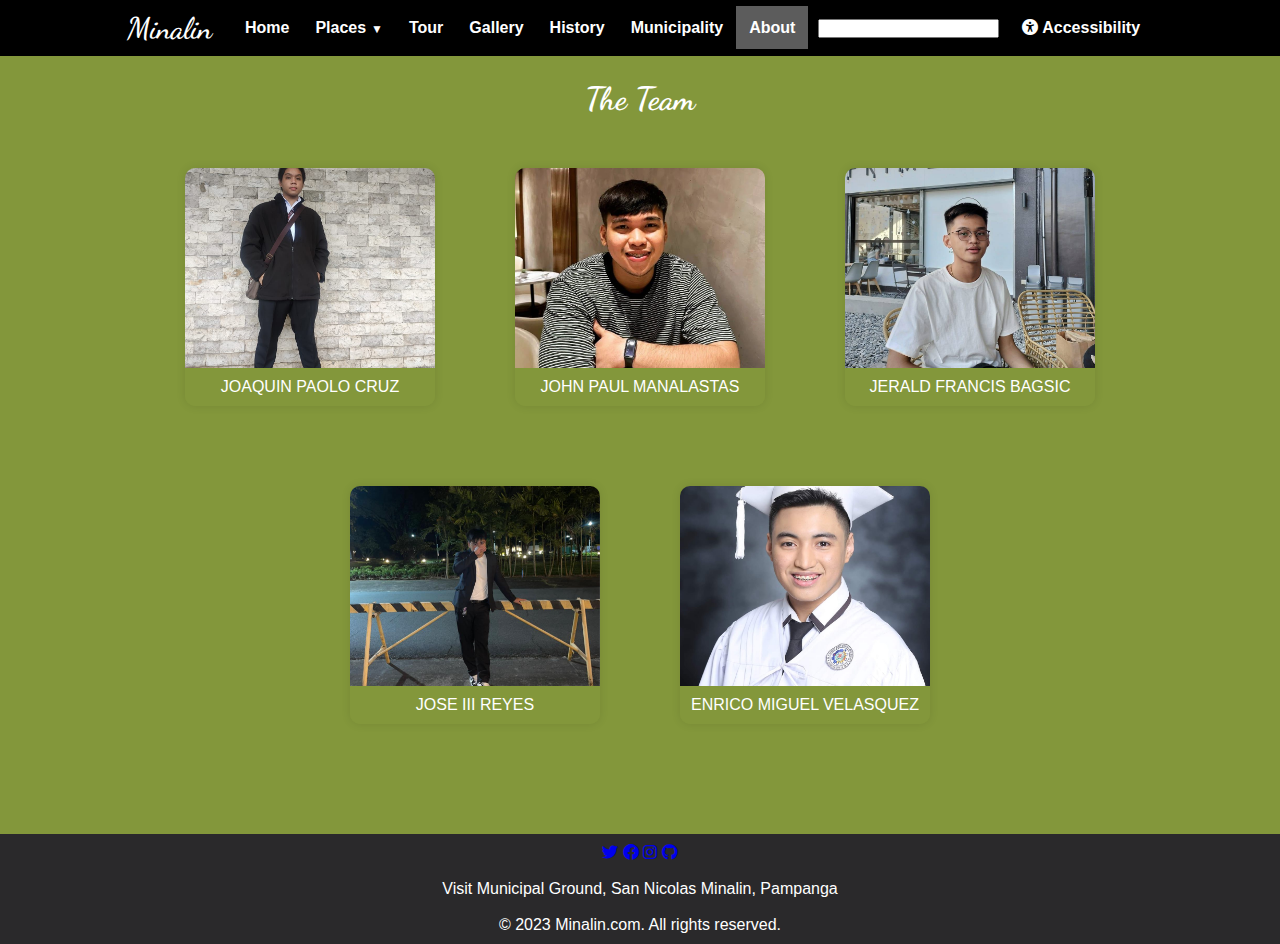
<file: about.html>
<html>
<head>
<meta charset="utf-8">
<meta name="viewport" content="width=device-width, initial scale=1.0">
<link rel="stylesheet" href="https://cdnjs.cloudflare.com/ajax/libs/font-awesome/6.4.2/css/all.min.css" integrity="sha512-z3gLpd7yknf1YoNbCzqRKc4qyor8gaKU1qmn+CShxbuBusANI9QpRohGBreCFkKxLhei6S9CQXFEbbKuqLg0DA==" crossorigin="anonymous" referrerpolicy="no-referrer" />
<link href="https://fonts.googleapis.com/css2?family=Dancing+Script&display=swap" rel="stylesheet">
<link rel="stylesheet" href="https://cdnjs.cloudflare.com/ajax/libs/font-awesome/6.0.0-beta3/css/all.min.css">
<link href='https://fonts.googleapis.com/css?family=Exo' rel='stylesheet'>
<link rel="stylesheet" href="styles.css">
<title>Minalin</title>
</head>

<body>
  
    
    <main>
        <div class="container">
        <nav class="navbar" style="background-color: black;">
            <div class="logo" >
                <h2 style="margin-right: 20px; font-weight: lighter; font-size: 20px; font-family: 'Lobster', cursive;">
                    <a href="index.html" style="text-decoration: none; color: white;">Minalin</a>
                </h2>
            </div>
            <ul class="nav-links" id="navLinks" >
                
                <li><a  href="index.html" onclick="closeNav()">Home</a></li>
                <li class="has-submenu">
                    <a href="#places">Places<span class="arrow-icon">&#9660;</span></a>
                    <ul class="submenu">
                        <!-- <li class="has-submenu2">
                            <a href="#about1" class="has-arrow">Overview<span class="arrow-icon2"> &#9660;</span></a>
                            <ul class="submenu2">
                                <li><a href="#sub-item1">History</a></li>
                                <li><a href="#sub-item2">Vision, Mission, Core Values, and Mandate</a></li>
                            </ul>
                        </li> -->
                        <li><a href="church.html">Church</a></li>
                        <li><a href="park.html">Park</a></li>
                        <li><a href="restaurant.html">Restaurant</a></li>
                        <li><a href="coffeeshop.html">Coffee Shops</a></li>
                        <li><a href="localfood.html">Local Food</a></li>
                    </ul>
                </li>
                <li><a href="tour.html" onclick="closeNav()" >Tour</a></li>
                <li><a href="gallery.html" onclick="closeNav()" >Gallery</a></li>
                <li><a href="history.html"  onclick="closeNav()" >History</a></li>
                <li><a href="municipal.html"  onclick="closeNav()">Municipality</a></li>
                <li><a href="about.html"  onclick="closeNav()"  class="active" >About</a></li>
                <li  class="search"><input ></li>

                
            </ul>
            <div class="menu-container" >
                <div> <ul class="nav-links2" id="navLinks">

            <li class="has-submenu" onclick="toggleAccessibility()">
                <a style="color: white; " href="#portfolio"><span><i class="fa fa-universal-access fa-1x" ></i></span> Accessibility</a>
                <ul class="submenu" id="accessibilitySubmenu">
                    <li><a href="#accessibilitystatement2" onclick="toggleAccess2()">Accessibility Statement</a>
                        <div class="popup" id="popup-12">
                            <div class="overlay">
                                <div class="content">
                                    <div class="close-btn" onclick="toggleAccess2()">
                                        &times;
                                    </div>
                                    <textarea rows="10" cols="45"
                                        readonly>This website adopts the Web Content Accessibility Guidelines (WCAG 2.0) as the accessibility standard for all its related web development and services. WCAG 2.0 is also an international standard, ISO 40500. This certifies it as a stable and referenceable technical standard. 

                                        WCAG 2.0 contains 12 guidelines organized under 4 principles: Perceivable, Operable, Understandable, and Robust (POUR for short). There are testable success criteria for each guideline. Compliance to these criteria is measured in three levels: A, AA, or AAA. A guide to understanding and implementing Web Content Accessibility Guidelines 2.0 is available at: https://www.w3.org/TR/UNDERSTANDING-WCAG20/
                                        
                                        Accessibility Features
                                        
                                        Shortcut Keys Combination Activation Combination keys used for each browser.
                                        
                                            Chrome for Linux press (Alt+Shift+shortcut_key) 
                                            Chrome for Windows press (Alt+shortcut_key) 
                                            For Firefox press (Alt+Shift+shortcut_key) 
                                            For Internet Explorer press (Alt+Shift+shortcut_key) then press (enter)
                                            On Mac OS press (Ctrl+Opt+shortcut_key)
                                        
                                            Accessibility Statement (Combination + 0): Statement page that will show the available accessibility keys. 
                                            Home Page (Combination + H): Accessibility key for redirecting to homepage. 
                                            Main Content (Combination + R): Shortcut for viewing the content section of the current page. 
                                            FAQ (Combination + Q): Shortcut for FAQ page. 
                                            Contact (Combination + C): Shortcut for contact page or form inquiries. 
                                            Feedback (Combination + K): Shortcut for feedback page. 
                                            Site Map (Combination + M): Shortcut for site map (footer agency) section of the page. 
                                            Search (Combination + S): Shortcut for search page. 
                                        
                                        Press esc, or click the close the button to close this dialog box.</textarea>
                                </div>
                            </div>
                        </div>
                    </li>
                    <li>
                        <a href="#tts2" onclick="togglePopup2('textToSpeak2')">Text to Speech</a>
                        <div class="popup" id="popup-textToSpeak2">
                            <div class="overlay">
                                <div class="content">
                                    <div class="close-btn" onclick="togglePopup2('textToSpeak2')">
                                        &times;
                                    </div>
                                    <textarea id="textToSpeak2" rows="10" cols="45" placeholder="Type your text here..."></textarea>
                                    <button onClick="speakText2('textToSpeak2')">Speak</button>
                                </div>
                            </div>
                        </div>
                    </li>
                    
                    <li><a href="#highcontrast2" onclick="toggleHighContrast2()">High Contrast</a></li>
                </ul>
            </li>
        </ul></div>
                <div  class="menu-label" >Menu</div>
                <div class="hamburger-menu" onclick="toggleNav()">
                    <div class="bar"></div>
                    <div class="bar"></div>
                    <div class="bar"></div>
                </div>
            </div> 

            <ul class="nav-links" id="navLinks">

            <li class="has-submenu">
                <a style="color: white; " href="#portfolio"><span><i class="fa fa-universal-access fa-1x" ></i></span> Accessibility</a>
                <ul class="submenu">
                    <li><a href="#accessibilitystatement" onclick="toggleAccess()">Accessibility Statement</a>
                        <div class="popup" id="popup-1">
                            <div class="overlay">
                                <div class="content">
                                    <div class="close-btn" onclick="toggleAccess()">
                                        &times;
                                    </div>
                                    <textarea rows="10" cols="45"
                                        readonly>This website adopts the Web Content Accessibility Guidelines (WCAG 2.0) as the accessibility standard for all its related web development and services. WCAG 2.0 is also an international standard, ISO 40500. This certifies it as a stable and referenceable technical standard. 

                                        WCAG 2.0 contains 12 guidelines organized under 4 principles: Perceivable, Operable, Understandable, and Robust (POUR for short). There are testable success criteria for each guideline. Compliance to these criteria is measured in three levels: A, AA, or AAA. A guide to understanding and implementing Web Content Accessibility Guidelines 2.0 is available at: https://www.w3.org/TR/UNDERSTANDING-WCAG20/
                                        
                                        Accessibility Features
                                        
                                        Shortcut Keys Combination Activation Combination keys used for each browser.
                                        
                                            Chrome for Linux press (Alt+Shift+shortcut_key) 
                                            Chrome for Windows press (Alt+shortcut_key) 
                                            For Firefox press (Alt+Shift+shortcut_key) 
                                            For Internet Explorer press (Alt+Shift+shortcut_key) then press (enter)
                                            On Mac OS press (Ctrl+Opt+shortcut_key)
                                        
                                            Accessibility Statement (Combination + 0): Statement page that will show the available accessibility keys. 
                                            Home Page (Combination + H): Accessibility key for redirecting to homepage. 
                                            Main Content (Combination + R): Shortcut for viewing the content section of the current page. 
                                            FAQ (Combination + Q): Shortcut for FAQ page. 
                                            Contact (Combination + C): Shortcut for contact page or form inquiries. 
                                            Feedback (Combination + K): Shortcut for feedback page. 
                                            Site Map (Combination + M): Shortcut for site map (footer agency) section of the page. 
                                            Search (Combination + S): Shortcut for search page. 
                                        
                                        Press esc, or click the close the button to close this dialog box.</textarea>
                                </div>
                            </div>
                        </div>
                    </li>
                    <li>
                        <a href="#tts" onclick="togglePopup('textToSpeak')">Text to Speech</a>
                        <div class="popup" id="popup-textToSpeak">
                            <div class="overlay">
                                <div class="content">
                                    <div class="close-btn" onclick="togglePopup('textToSpeak')">
                                        &times;
                                    </div>
                                    <textarea id="textToSpeak" rows="10" cols="45" placeholder="Type your text here..."></textarea>
                                    <button onClick="speakText('textToSpeak')">Speak</button>
                                </div>
                            </div>
                        </div>
                    </li>
                    
                    <li><a href="#highcontrast" onclick="toggleHighContrast()">High Contrast</a></li>
                </ul>
            </li>
        </ul>

        </nav>

 
        <section class="thepage3">
            <h1 class="teamh1">The Team</h1>
            <div class="about-container">
              <div class="person large">
                <img src="images/Person 1.jpg" alt="Person 1">
                <p>JOAQUIN PAOLO CRUZ</p>
              </div>
              <div class="person small">
                <img src="images/Person 2.jpg" alt="Person 2">
                <p>JOHN PAUL MANALASTAS</p>
              </div>
              <div class="person medium">
                <img src="images/Person 3.jpg" alt="Person 3">
                <p>JERALD FRANCIS BAGSIC</p>
              </div>
              <div class="person small">
                <img src="images/Person 4.jpg" alt="Person 4">
                <p>JOSE III REYES</p>
              </div>
              <div class="person large">
                <img src="images/Person 5.jpg" alt="Person 5">
                <p>ENRICO MIGUEL VELASQUEZ</p>
              </div>
            </div>
          </section>
          
          
 
          
          
            
    <footer class="foot1" style="background-color: #2A292B; color: white; text-align: center; padding: 10px;   font-family: 'Roboto', sans-serif; font-weight: lighter;
    ">
       
        <div class="social-icons" >
            <a href="https://twitter.com/your_twitter_username" height="500px" target="_blank" rel="noopener noreferrer">
                <i class="fab fa-twitter" ></i>
            </a>
            <a href="https://www.facebook.com/your_facebook_page" target="_blank" rel="noopener noreferrer">
                <i class="fab fa-facebook"></i>
            </a>
            <a href="https://www.instagram.com/your_instagram_username" target="_blank" rel="noopener noreferrer">
                <i class="fab fa-instagram"></i>
            </a>
            <a href="https://github.com/your_github_username" target="_blank" rel="noopener noreferrer">
                <i class="fab fa-github"></i>
            </a>

            <br>
            <br>
            <p><b>Visit</b> Municipal Ground, San Nicolas Minalin, Pampanga</p>
            <br>
            <p>&copy; 2023 Minalin.com. All rights reserved.</p>

        </div>
    </footer>

    </div>
    </main>


    
 

    <script>
            function toggleNav() {
    var navLinks = document.getElementById("navLinks");
    navLinks.classList.toggle("active");
    var navLinksContainer = document.querySelector(".nav-links-container");
    navLinksContainer.classList.toggle("active");
}

function toggleAccessibility() {
    var submenu = document.getElementById("accessibilitySubmenu");
    if (submenu.style.display === "none") {
        submenu.style.display = "block";
    } else {
        submenu.style.display = "none";
    }
}


function toggleAccess() {
            document.getElementById("popup-1").classList.toggle("active");
        }

        function togglePopup(popupId) {
    var popup = document.getElementById("popup-" + popupId);
    popup.classList.toggle("active");
}

function speakText(textAreaId) {
    var textToSpeak = document.getElementById(textAreaId).value;

    // Check if the browser supports the SpeechSynthesis API
    if ('speechSynthesis' in window) {
        var synthesis = window.speechSynthesis;
        var utterance = new SpeechSynthesisUtterance(textToSpeak);

        // You can customize voice, rate, pitch, etc. if needed
        utterance.voice = synthesis.getVoices()[0];
        utterance.rate = 1.0;
        utterance.pitch = 1.0;

        synthesis.speak(utterance);
    } else {
        alert('Sorry, your browser does not support the SpeechSynthesis API.');
    }
}


        function toggleHighContrast() {
            document.body.classList.toggle("high-contrast");
        }


        // 2nd


    

        function toggleAccess2() {
    document.getElementById("popup-12").classList.toggle("active");
}

function togglePopup2(popupId) {
    var popup = document.getElementById("popup-" + popupId);
    popup.classList.toggle("active");
}

function speakText2(textAreaId) {
    var textToSpeak = document.getElementById(textAreaId).value;

    if ('speechSynthesis' in window) {
        var synthesis = window.speechSynthesis;
        var utterance = new SpeechSynthesisUtterance(textToSpeak);

        utterance.voice = synthesis.getVoices()[0];
        utterance.rate = 1.0;
        utterance.pitch = 1.0;

        synthesis.speak(utterance);
    } else {
        alert('Sorry, your browser does not support the SpeechSynthesis API.');
    }
}

function toggleHighContrast2() {
    document.body.classList.toggle("high-contrast");
}

    </script>

</body>
</html>
</file>
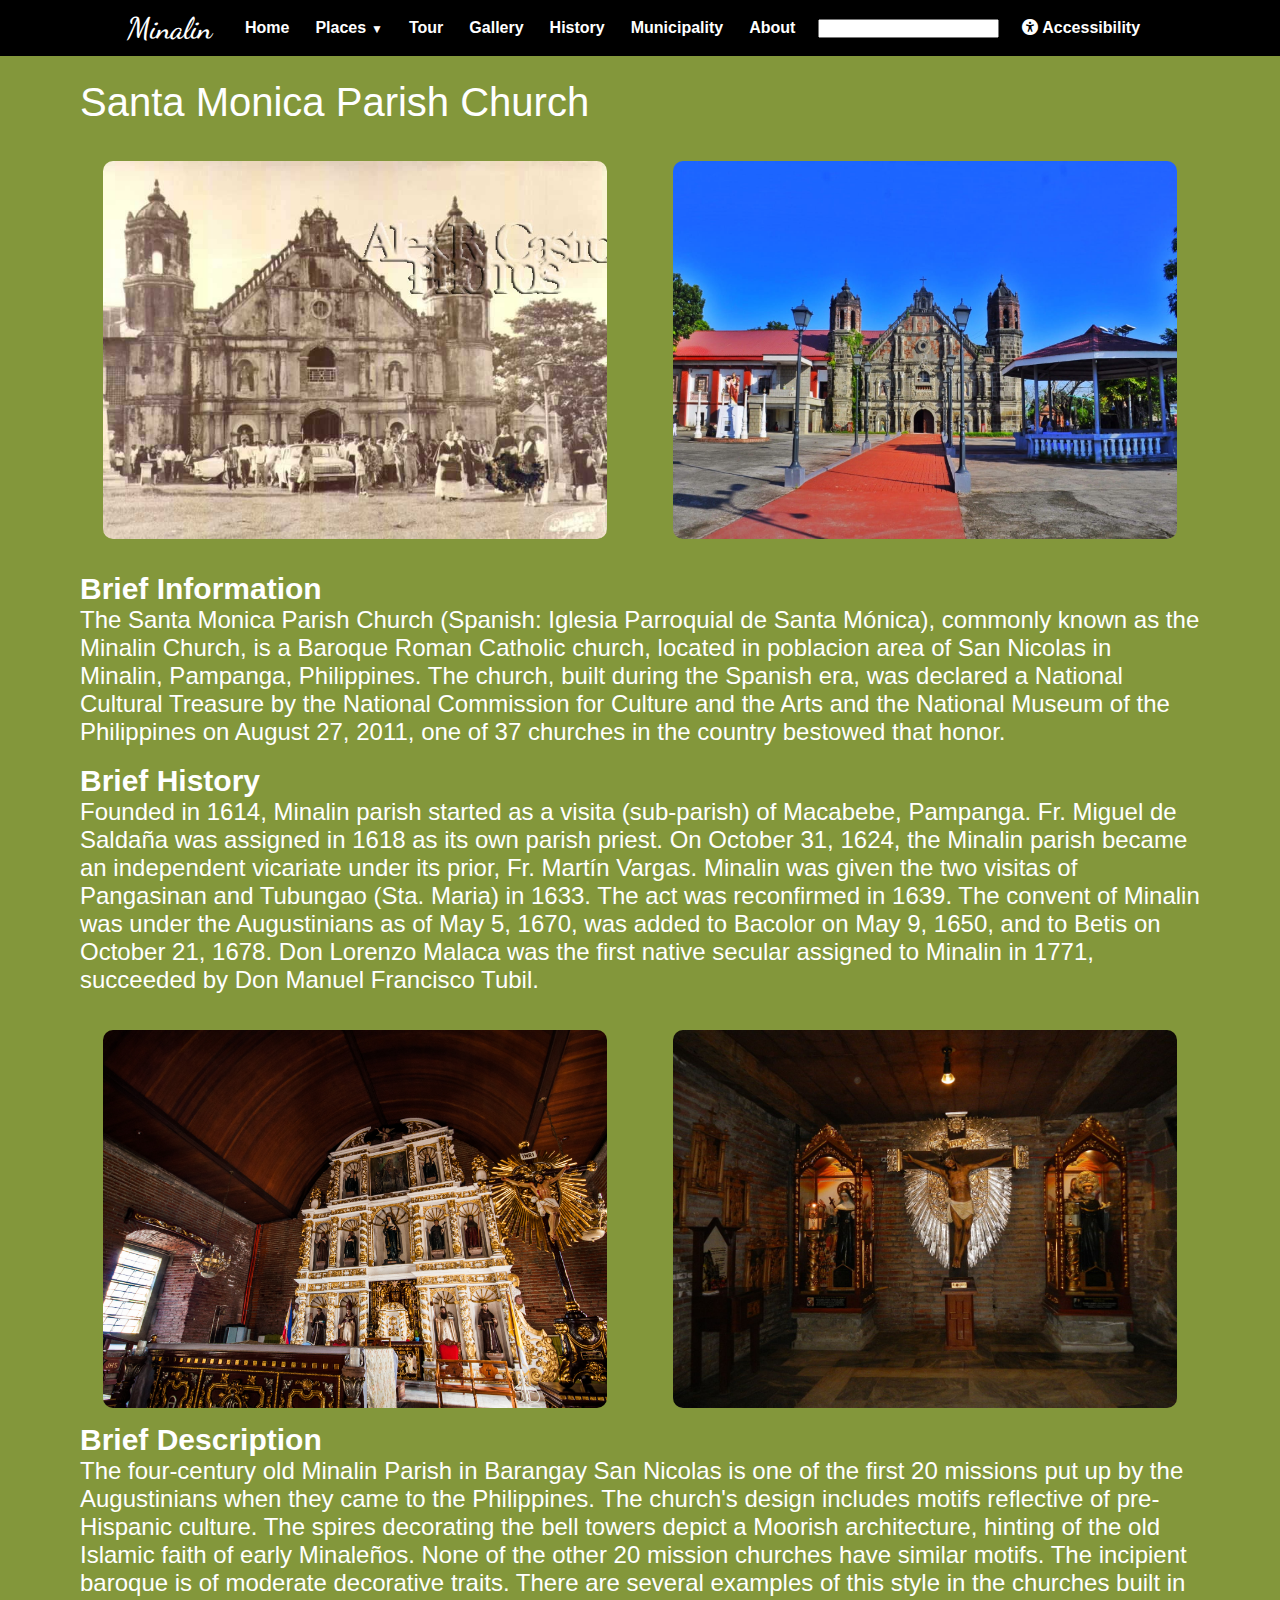
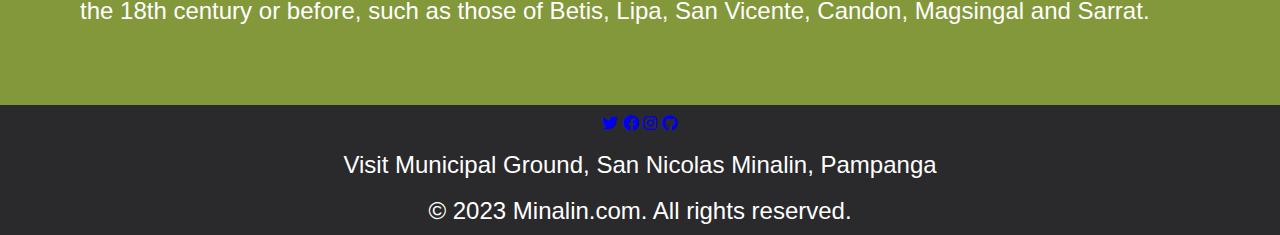
<file: church.html>
<html>
<head>
<meta charset="utf-8">
<meta name="viewport" content="width=device-width, initial scale=1.0">
<link rel="stylesheet" href="https://cdnjs.cloudflare.com/ajax/libs/font-awesome/6.4.2/css/all.min.css" integrity="sha512-z3gLpd7yknf1YoNbCzqRKc4qyor8gaKU1qmn+CShxbuBusANI9QpRohGBreCFkKxLhei6S9CQXFEbbKuqLg0DA==" crossorigin="anonymous" referrerpolicy="no-referrer" />
<link href="https://fonts.googleapis.com/css2?family=Dancing+Script&display=swap" rel="stylesheet">
<link rel="stylesheet" href="https://cdnjs.cloudflare.com/ajax/libs/font-awesome/6.0.0-beta3/css/all.min.css">
<link href='https://fonts.googleapis.com/css?family=Exo' rel='stylesheet'>
<link rel="stylesheet" href="styles.css">
<link rel="stylesheet" href="stylestour.css">
<link rel="stylesheet" href="styleschurch.css">
<title>Minalin</title>
</head>

<body>
  
    
    <main>
        <div class="container">
        <nav class="navbar" style="background-color: black;">
            <div class="logo" >
                <h2 style="margin-right: 20px; font-weight: lighter; font-size: 20px; font-family: 'Lobster', cursive;">
                    <a href="index.html" style="text-decoration: none; color: white;">Minalin</a>
                </h2>
            </div>
            <ul class="nav-links" id="navLinks" >
                
                <li><a  href="index.html" onclick="closeNav()">Home</a></li>
                <li class="has-submenu">
                    <a href="#places">Places<span class="arrow-icon">&#9660;</span></a>
                    <ul class="submenu">
                        <!-- <li class="has-submenu2">
                            <a href="#about1" class="has-arrow">Overview<span class="arrow-icon2"> &#9660;</span></a>
                            <ul class="submenu2">
                                <li><a href="#sub-item1">History</a></li>
                                <li><a href="#sub-item2">Vision, Mission, Core Values, and Mandate</a></li>
                            </ul>
                        </li> -->
                        <li><a href="church.html"  class="active" >Church</a></li>
                        <li><a href="park.html">Park</a></li>
                        <li><a href="restaurant.html">Restaurant</a></li>
                        <li><a href="coffeeshop.html">Coffee Shops</a></li>
                        <li><a href="localfood.html">Local Food</a></li>
                    </ul>
                </li>
                <li><a href="tour.html" onclick="closeNav()" >Tour</a></li>
                <li><a href="gallery.html" onclick="closeNav()" >Gallery</a></li>
                <li><a href="history.html"  onclick="closeNav()" >History</a></li>
                <li><a href="municipal.html"  onclick="closeNav()">Municipality</a></li>
                <li><a href="about.html"  onclick="closeNav()" >About</a></li>
                <li  class="search"><input ></li>

                
            </ul>
            <div class="menu-container" >
                <div> <ul class="nav-links2" id="navLinks">

            <li class="has-submenu" onclick="toggleAccessibility()">
                <a style="color: white; " href="#portfolio"><span><i class="fa fa-universal-access fa-1x" ></i></span> Accessibility</a>
                <ul class="submenu" id="accessibilitySubmenu">
                    <li><a href="#accessibilitystatement2" onclick="toggleAccess2()">Accessibility Statement</a>
                        <div class="popup" id="popup-12">
                            <div class="overlay">
                                <div class="content">
                                    <div class="close-btn" onclick="toggleAccess2()">
                                        &times;
                                    </div>
                                    <textarea rows="10" cols="45"
                                        readonly>This website adopts the Web Content Accessibility Guidelines (WCAG 2.0) as the accessibility standard for all its related web development and services. WCAG 2.0 is also an international standard, ISO 40500. This certifies it as a stable and referenceable technical standard. 

                                        WCAG 2.0 contains 12 guidelines organized under 4 principles: Perceivable, Operable, Understandable, and Robust (POUR for short). There are testable success criteria for each guideline. Compliance to these criteria is measured in three levels: A, AA, or AAA. A guide to understanding and implementing Web Content Accessibility Guidelines 2.0 is available at: https://www.w3.org/TR/UNDERSTANDING-WCAG20/
                                        
                                        Accessibility Features
                                        
                                        Shortcut Keys Combination Activation Combination keys used for each browser.
                                        
                                            Chrome for Linux press (Alt+Shift+shortcut_key) 
                                            Chrome for Windows press (Alt+shortcut_key) 
                                            For Firefox press (Alt+Shift+shortcut_key) 
                                            For Internet Explorer press (Alt+Shift+shortcut_key) then press (enter)
                                            On Mac OS press (Ctrl+Opt+shortcut_key)
                                        
                                            Accessibility Statement (Combination + 0): Statement page that will show the available accessibility keys. 
                                            Home Page (Combination + H): Accessibility key for redirecting to homepage. 
                                            Main Content (Combination + R): Shortcut for viewing the content section of the current page. 
                                            FAQ (Combination + Q): Shortcut for FAQ page. 
                                            Contact (Combination + C): Shortcut for contact page or form inquiries. 
                                            Feedback (Combination + K): Shortcut for feedback page. 
                                            Site Map (Combination + M): Shortcut for site map (footer agency) section of the page. 
                                            Search (Combination + S): Shortcut for search page. 
                                        
                                        Press esc, or click the close the button to close this dialog box.</textarea>
                                </div>
                            </div>
                        </div>
                    </li>
                    <li>
                        <a href="#tts2" onclick="togglePopup2('textToSpeak2')">Text to Speech</a>
                        <div class="popup" id="popup-textToSpeak2">
                            <div class="overlay">
                                <div class="content">
                                    <div class="close-btn" onclick="togglePopup2('textToSpeak2')">
                                        &times;
                                    </div>
                                    <textarea id="textToSpeak2" rows="10" cols="45" placeholder="Type your text here..."></textarea>
                                    <button onClick="speakText2('textToSpeak2')">Speak</button>
                                </div>
                            </div>
                        </div>
                    </li>
                    
                    <li><a href="#highcontrast2" onclick="toggleHighContrast2()">High Contrast</a></li>
                </ul>
            </li>
        </ul></div>
                <div  class="menu-label" >Menu</div>
                <div class="hamburger-menu" onclick="toggleNav()">
                    <div class="bar"></div>
                    <div class="bar"></div>
                    <div class="bar"></div>
                </div>
            </div> 

            <ul class="nav-links" id="navLinks">

            <li class="has-submenu">
                <a style="color: white; " href="#portfolio"><span><i class="fa fa-universal-access fa-1x" ></i></span> Accessibility</a>
                <ul class="submenu">
                    <li><a href="#accessibilitystatement" onclick="toggleAccess()">Accessibility Statement</a>
                        <div class="popup" id="popup-1">
                            <div class="overlay">
                                <div class="content">
                                    <div class="close-btn" onclick="toggleAccess()">
                                        &times;
                                    </div>
                                    <textarea rows="10" cols="45"
                                        readonly>This website adopts the Web Content Accessibility Guidelines (WCAG 2.0) as the accessibility standard for all its related web development and services. WCAG 2.0 is also an international standard, ISO 40500. This certifies it as a stable and referenceable technical standard. 

                                        WCAG 2.0 contains 12 guidelines organized under 4 principles: Perceivable, Operable, Understandable, and Robust (POUR for short). There are testable success criteria for each guideline. Compliance to these criteria is measured in three levels: A, AA, or AAA. A guide to understanding and implementing Web Content Accessibility Guidelines 2.0 is available at: https://www.w3.org/TR/UNDERSTANDING-WCAG20/
                                        
                                        Accessibility Features
                                        
                                        Shortcut Keys Combination Activation Combination keys used for each browser.
                                        
                                            Chrome for Linux press (Alt+Shift+shortcut_key) 
                                            Chrome for Windows press (Alt+shortcut_key) 
                                            For Firefox press (Alt+Shift+shortcut_key) 
                                            For Internet Explorer press (Alt+Shift+shortcut_key) then press (enter)
                                            On Mac OS press (Ctrl+Opt+shortcut_key)
                                        
                                            Accessibility Statement (Combination + 0): Statement page that will show the available accessibility keys. 
                                            Home Page (Combination + H): Accessibility key for redirecting to homepage. 
                                            Main Content (Combination + R): Shortcut for viewing the content section of the current page. 
                                            FAQ (Combination + Q): Shortcut for FAQ page. 
                                            Contact (Combination + C): Shortcut for contact page or form inquiries. 
                                            Feedback (Combination + K): Shortcut for feedback page. 
                                            Site Map (Combination + M): Shortcut for site map (footer agency) section of the page. 
                                            Search (Combination + S): Shortcut for search page. 
                                        
                                        Press esc, or click the close the button to close this dialog box.</textarea>
                                </div>
                            </div>
                        </div>
                    </li>
                    <li>
                        <a href="#tts" onclick="togglePopup('textToSpeak')">Text to Speech</a>
                        <div class="popup" id="popup-textToSpeak">
                            <div class="overlay">
                                <div class="content">
                                    <div class="close-btn" onclick="togglePopup('textToSpeak')">
                                        &times;
                                    </div>
                                    <textarea id="textToSpeak" rows="10" cols="45" placeholder="Type your text here..."></textarea>
                                    <button onClick="speakText('textToSpeak')">Speak</button>
                                </div>
                            </div>
                        </div>
                    </li>
                    
                    <li><a href="#highcontrast" onclick="toggleHighContrast()">High Contrast</a></li>
                </ul>
            </li>
        </ul>

        </nav>

 
        <section class="placespage">
            <!-- Dito kayo mag code -->
            <h2 style="color: white;">Santa Monica Parish Church</h2>
            <br>
            <br>
            <div class="image-container">
            <img src="images/old.jpg" alt="Image 3">
            <img class="profilechurch" src="images/New.jpg" alt="Image 1">
            </div>
            <br>
            <h3 style="color: white;">Brief Information</h3>
            <p>The Santa Monica Parish Church (Spanish: Iglesia Parroquial de Santa Mónica), 
                commonly known as the Minalin Church, is a Baroque Roman Catholic church, located in poblacion area of 
                San Nicolas in Minalin, Pampanga, Philippines. The church, built during the Spanish era, was declared a National Cultural Treasure by the National Commission for Culture 
                and the Arts and the National Museum of the Philippines on August 27, 2011, one of 37 churches in the country 
                bestowed that honor.</p>
            <br>
                <h3 style="color: white;">Brief History</h3>
            <p> Founded in 1614, Minalin parish started as a visita (sub-parish) of Macabebe, Pampanga. Fr. Miguel de Saldaña was assigned in 1618 as its own parish priest. On October 31, 1624, the Minalin parish became an independent vicariate under its prior, Fr. Martín Vargas. Minalin was given the two visitas of Pangasinan and Tubungao (Sta. Maria) in 1633. The act was reconfirmed in 1639. The convent of Minalin was under the Augustinians as of May 5, 1670, was added to Bacolor on May 9, 1650, and to Betis on October 21, 1678.
                 Don Lorenzo Malaca was the first native secular assigned to Minalin in 1771, succeeded by Don Manuel Francisco Tubil.</p>
                <br>
                <br>
            <div class="image-container">   
            <img src="images/altar.jpg" alt="Image 2">
            <img class="profilechurch" src="images/cross.jpg" alt="Image 4">
            </div>
            <h3 style="color: white;">Brief Description</h3>
            <p>The four-century old Minalin Parish in Barangay San Nicolas is one of the first 20 missions put up by the 
                Augustinians when they came to the Philippines. The church's design includes motifs reflective of pre-Hispanic culture. 
                The spires decorating the bell towers depict a Moorish architecture, hinting of the old Islamic faith of early Minaleños. 
                None of the other 20 mission churches have similar motifs. The incipient baroque is of moderate decorative traits. 
                There are several examples of this style in the churches built in the 18th century or before, 
                such as those of Betis, Lipa, San Vicente, Candon, Magsingal and Sarrat.</p>
    
        </section>
 
          
          
            
    <footer class="foot1" style="background-color: #2A292B; color: white; text-align: center; padding: 10px;   font-family: 'Roboto', sans-serif; font-weight: lighter;
    ">
       
        <div class="social-icons" >
            <a href="https://twitter.com/your_twitter_username" height="500px" target="_blank" rel="noopener noreferrer">
                <i class="fab fa-twitter" ></i>
            </a>
            <a href="https://www.facebook.com/your_facebook_page" target="_blank" rel="noopener noreferrer">
                <i class="fab fa-facebook"></i>
            </a>
            <a href="https://www.instagram.com/your_instagram_username" target="_blank" rel="noopener noreferrer">
                <i class="fab fa-instagram"></i>
            </a>
            <a href="https://github.com/your_github_username" target="_blank" rel="noopener noreferrer">
                <i class="fab fa-github"></i>
            </a>

            <br>
            <br>
            <p><b>Visit</b> Municipal Ground, San Nicolas Minalin, Pampanga</p>
            <br>
            <p>&copy; 2023 Minalin.com. All rights reserved.</p>

        </div>
    </footer>

    </div>
    </main>


    
 

    <script>
            function toggleNav() {
    var navLinks = document.getElementById("navLinks");
    navLinks.classList.toggle("active");
    var navLinksContainer = document.querySelector(".nav-links-container");
    navLinksContainer.classList.toggle("active");
}


function toggleAccessibility() {
    var submenu = document.getElementById("accessibilitySubmenu");
    if (submenu.style.display === "none") {
        submenu.style.display = "block";
    } else {
        submenu.style.display = "none";
    }
}


function toggleAccess() {
            document.getElementById("popup-1").classList.toggle("active");
        }

        function togglePopup(popupId) {
    var popup = document.getElementById("popup-" + popupId);
    popup.classList.toggle("active");
}

function speakText(textAreaId) {
    var textToSpeak = document.getElementById(textAreaId).value;

    // Check if the browser supports the SpeechSynthesis API
    if ('speechSynthesis' in window) {
        var synthesis = window.speechSynthesis;
        var utterance = new SpeechSynthesisUtterance(textToSpeak);

        // You can customize voice, rate, pitch, etc. if needed
        utterance.voice = synthesis.getVoices()[0];
        utterance.rate = 1.0;
        utterance.pitch = 1.0;

        synthesis.speak(utterance);
    } else {
        alert('Sorry, your browser does not support the SpeechSynthesis API.');
    }
}


        function toggleHighContrast() {
            document.body.classList.toggle("high-contrast");
        }


        // 2nd


    

        function toggleAccess2() {
    document.getElementById("popup-12").classList.toggle("active");
}

function togglePopup2(popupId) {
    var popup = document.getElementById("popup-" + popupId);
    popup.classList.toggle("active");
}

function speakText2(textAreaId) {
    var textToSpeak = document.getElementById(textAreaId).value;

    if ('speechSynthesis' in window) {
        var synthesis = window.speechSynthesis;
        var utterance = new SpeechSynthesisUtterance(textToSpeak);

        utterance.voice = synthesis.getVoices()[0];
        utterance.rate = 1.0;
        utterance.pitch = 1.0;

        synthesis.speak(utterance);
    } else {
        alert('Sorry, your browser does not support the SpeechSynthesis API.');
    }
}

function toggleHighContrast2() {
    document.body.classList.toggle("high-contrast");
}

    </script>

<script>
   
    function goToSection(sectionNumber) {
    document.querySelectorAll("section").forEach((section, index) => {
      section.style.display =
        index + 1 === sectionNumber ? "block" : "none";
    });
  }

  document.getElementById('logo-link').addEventListener('click', function() {
    window.location.href = 'Minalin.html'; 
});

function toggleSections() {
        var sections = document.querySelectorAll('.main-bg2');

        sections.forEach(function(section) {
            if (section.style.display === 'none' || section.style.display === '') {
                section.style.display = 'block';
            } else {
                section.style.display = 'none';
            }
        });
    }
    
</script>

</body>
</html>
</file>
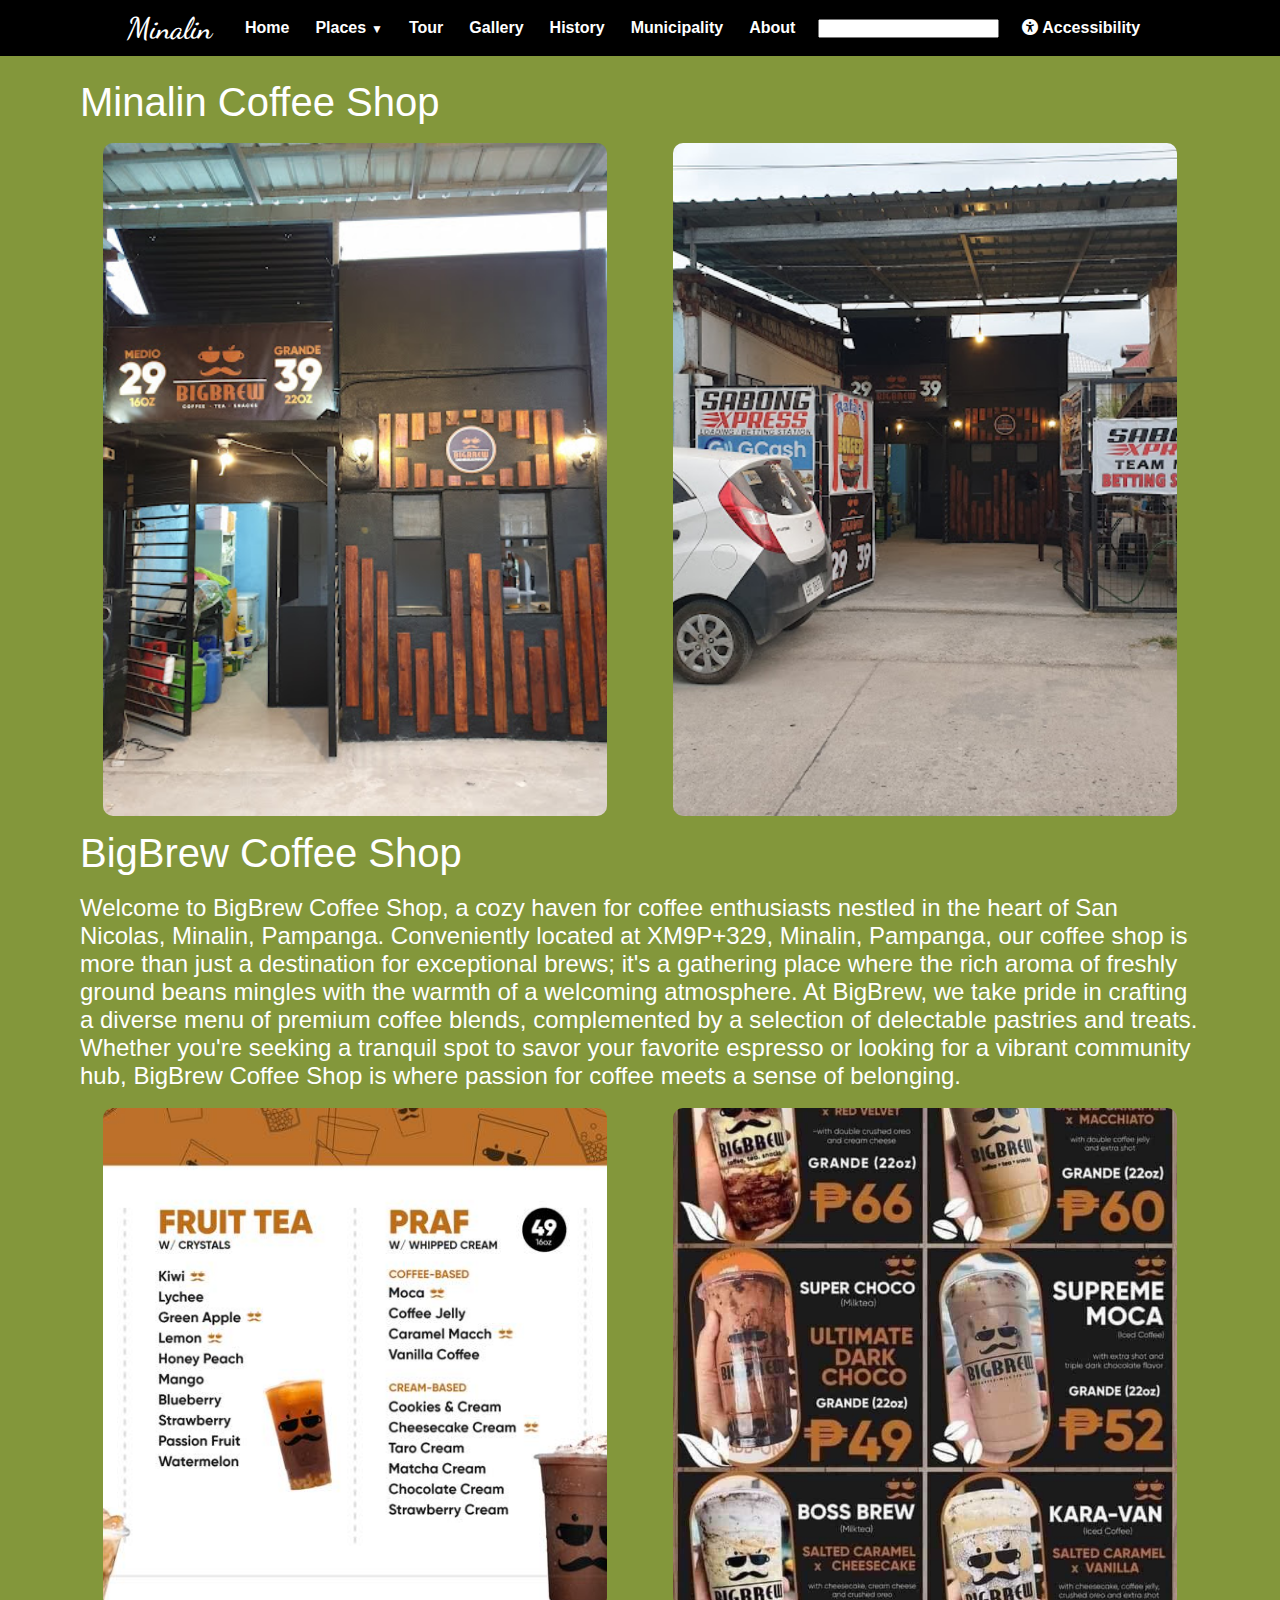
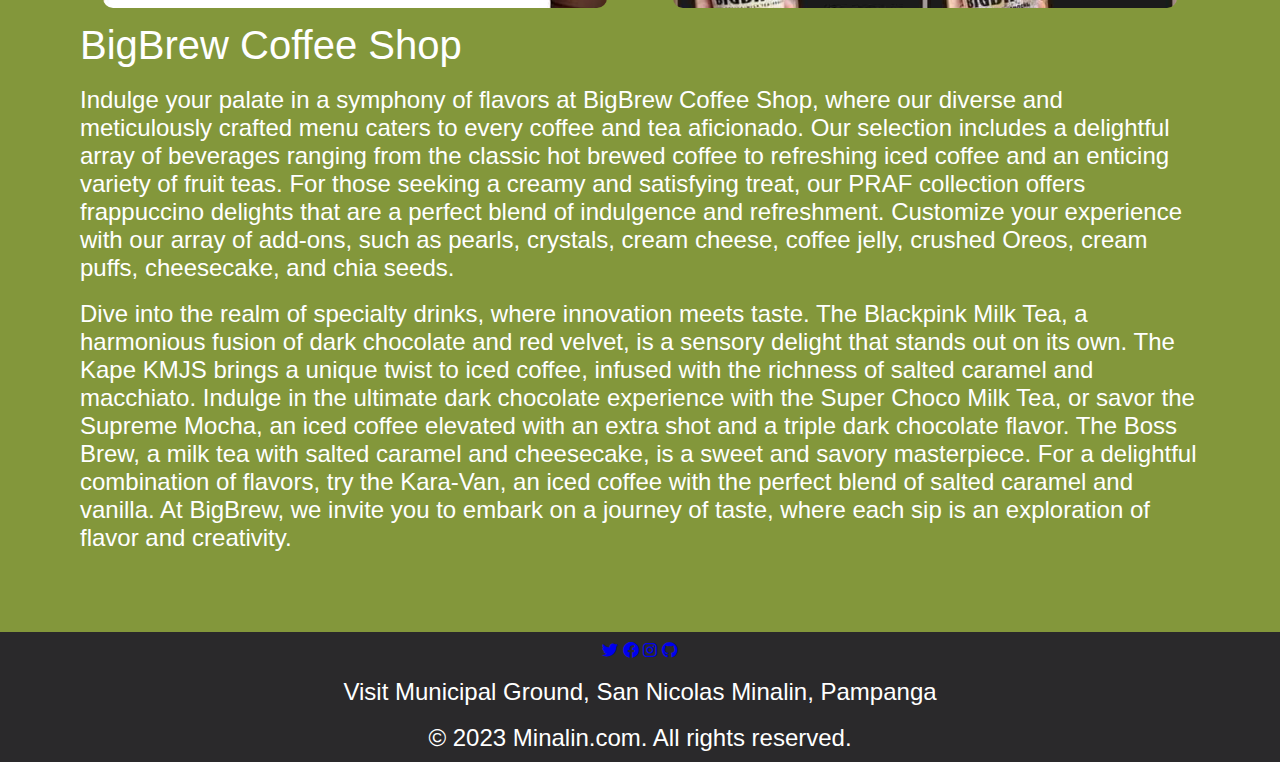
<file: coffeeshop.html>
<html>
<head>
<meta charset="utf-8">
<meta name="viewport" content="width=device-width, initial scale=1.0">
<link rel="stylesheet" href="https://cdnjs.cloudflare.com/ajax/libs/font-awesome/6.4.2/css/all.min.css" integrity="sha512-z3gLpd7yknf1YoNbCzqRKc4qyor8gaKU1qmn+CShxbuBusANI9QpRohGBreCFkKxLhei6S9CQXFEbbKuqLg0DA==" crossorigin="anonymous" referrerpolicy="no-referrer" />
<link href="https://fonts.googleapis.com/css2?family=Dancing+Script&display=swap" rel="stylesheet">
<link rel="stylesheet" href="https://cdnjs.cloudflare.com/ajax/libs/font-awesome/6.0.0-beta3/css/all.min.css">
<link href='https://fonts.googleapis.com/css?family=Exo' rel='stylesheet'>
<link rel="stylesheet" href="styles.css">
<link rel="stylesheet" href="stylestour.css">
<link rel="stylesheet" href="styleschurch.css">
<title>Minalin</title>
</head>

<body>
  
    
    <main>
        <div class="container">
        <nav class="navbar" style="background-color: black;">
            <div class="logo" >
                <h2 style="margin-right: 20px; font-weight: lighter; font-size: 20px; font-family: 'Lobster', cursive;">
                    <a href="index.html" style="text-decoration: none; color: white;">Minalin</a>
                </h2>
            </div>
            <ul class="nav-links" id="navLinks" >
                
                <li><a  href="index.html" onclick="closeNav()">Home</a></li>
                <li class="has-submenu">
                    <a href="#places">Places<span class="arrow-icon">&#9660;</span></a>
                    <ul class="submenu">
                        <!-- <li class="has-submenu2">
                            <a href="#about1" class="has-arrow">Overview<span class="arrow-icon2"> &#9660;</span></a>
                            <ul class="submenu2">
                                <li><a href="#sub-item1">History</a></li>
                                <li><a href="#sub-item2">Vision, Mission, Core Values, and Mandate</a></li>
                            </ul>
                        </li> -->
                        <li><a href="church.html"  >Church</a></li>
                        <li><a href="park.html">Park</a></li>
                        <li><a href="restaurant.html">Restaurant</a></li>
                        <li><a href="coffeeshop.html" class="active"  >Coffee Shops</a></li>
                        <li><a href="localfood.html">Local Food</a></li>
                    </ul>
                </li>
                <li><a href="tour.html" onclick="closeNav()" >Tour</a></li>
                <li><a href="gallery.html" onclick="closeNav()" >Gallery</a></li>
                <li><a href="history.html"  onclick="closeNav()" >History</a></li>
                <li><a href="municipal.html"  onclick="closeNav()">Municipality</a></li>
                <li><a href="about.html"  onclick="closeNav()" >About</a></li>
                <li  class="search"><input ></li>

                
            </ul>
            <div class="menu-container" >
                <div> <ul class="nav-links2" id="navLinks">

            <li class="has-submenu" onclick="toggleAccessibility()">
                <a style="color: white; " href="#portfolio"><span><i class="fa fa-universal-access fa-1x" ></i></span> Accessibility</a>
                <ul class="submenu" id="accessibilitySubmenu">
                    <li><a href="#accessibilitystatement2" onclick="toggleAccess2()">Accessibility Statement</a>
                        <div class="popup" id="popup-12">
                            <div class="overlay">
                                <div class="content">
                                    <div class="close-btn" onclick="toggleAccess2()">
                                        &times;
                                    </div>
                                    <textarea rows="10" cols="45"
                                        readonly>This website adopts the Web Content Accessibility Guidelines (WCAG 2.0) as the accessibility standard for all its related web development and services. WCAG 2.0 is also an international standard, ISO 40500. This certifies it as a stable and referenceable technical standard. 

                                        WCAG 2.0 contains 12 guidelines organized under 4 principles: Perceivable, Operable, Understandable, and Robust (POUR for short). There are testable success criteria for each guideline. Compliance to these criteria is measured in three levels: A, AA, or AAA. A guide to understanding and implementing Web Content Accessibility Guidelines 2.0 is available at: https://www.w3.org/TR/UNDERSTANDING-WCAG20/
                                        
                                        Accessibility Features
                                        
                                        Shortcut Keys Combination Activation Combination keys used for each browser.
                                        
                                            Chrome for Linux press (Alt+Shift+shortcut_key) 
                                            Chrome for Windows press (Alt+shortcut_key) 
                                            For Firefox press (Alt+Shift+shortcut_key) 
                                            For Internet Explorer press (Alt+Shift+shortcut_key) then press (enter)
                                            On Mac OS press (Ctrl+Opt+shortcut_key)
                                        
                                            Accessibility Statement (Combination + 0): Statement page that will show the available accessibility keys. 
                                            Home Page (Combination + H): Accessibility key for redirecting to homepage. 
                                            Main Content (Combination + R): Shortcut for viewing the content section of the current page. 
                                            FAQ (Combination + Q): Shortcut for FAQ page. 
                                            Contact (Combination + C): Shortcut for contact page or form inquiries. 
                                            Feedback (Combination + K): Shortcut for feedback page. 
                                            Site Map (Combination + M): Shortcut for site map (footer agency) section of the page. 
                                            Search (Combination + S): Shortcut for search page. 
                                        
                                        Press esc, or click the close the button to close this dialog box.</textarea>
                                </div>
                            </div>
                        </div>
                    </li>
                    <li>
                        <a href="#tts2" onclick="togglePopup2('textToSpeak2')">Text to Speech</a>
                        <div class="popup" id="popup-textToSpeak2">
                            <div class="overlay">
                                <div class="content">
                                    <div class="close-btn" onclick="togglePopup2('textToSpeak2')">
                                        &times;
                                    </div>
                                    <textarea id="textToSpeak2" rows="10" cols="45" placeholder="Type your text here..."></textarea>
                                    <button onClick="speakText2('textToSpeak2')">Speak</button>
                                </div>
                            </div>
                        </div>
                    </li>
                    
                    <li><a href="#highcontrast2" onclick="toggleHighContrast2()">High Contrast</a></li>
                </ul>
            </li>
        </ul></div>
                <div  class="menu-label" >Menu</div>
                <div class="hamburger-menu" onclick="toggleNav()">
                    <div class="bar"></div>
                    <div class="bar"></div>
                    <div class="bar"></div>
                </div>
            </div> 

            <ul class="nav-links" id="navLinks">

            <li class="has-submenu">
                <a style="color: white; " href="#portfolio"><span><i class="fa fa-universal-access fa-1x" ></i></span> Accessibility</a>
                <ul class="submenu">
                    <li><a href="#accessibilitystatement" onclick="toggleAccess()">Accessibility Statement</a>
                        <div class="popup" id="popup-1">
                            <div class="overlay">
                                <div class="content">
                                    <div class="close-btn" onclick="toggleAccess()">
                                        &times;
                                    </div>
                                    <textarea rows="10" cols="45"
                                        readonly>This website adopts the Web Content Accessibility Guidelines (WCAG 2.0) as the accessibility standard for all its related web development and services. WCAG 2.0 is also an international standard, ISO 40500. This certifies it as a stable and referenceable technical standard. 

                                        WCAG 2.0 contains 12 guidelines organized under 4 principles: Perceivable, Operable, Understandable, and Robust (POUR for short). There are testable success criteria for each guideline. Compliance to these criteria is measured in three levels: A, AA, or AAA. A guide to understanding and implementing Web Content Accessibility Guidelines 2.0 is available at: https://www.w3.org/TR/UNDERSTANDING-WCAG20/
                                        
                                        Accessibility Features
                                        
                                        Shortcut Keys Combination Activation Combination keys used for each browser.
                                        
                                            Chrome for Linux press (Alt+Shift+shortcut_key) 
                                            Chrome for Windows press (Alt+shortcut_key) 
                                            For Firefox press (Alt+Shift+shortcut_key) 
                                            For Internet Explorer press (Alt+Shift+shortcut_key) then press (enter)
                                            On Mac OS press (Ctrl+Opt+shortcut_key)
                                        
                                            Accessibility Statement (Combination + 0): Statement page that will show the available accessibility keys. 
                                            Home Page (Combination + H): Accessibility key for redirecting to homepage. 
                                            Main Content (Combination + R): Shortcut for viewing the content section of the current page. 
                                            FAQ (Combination + Q): Shortcut for FAQ page. 
                                            Contact (Combination + C): Shortcut for contact page or form inquiries. 
                                            Feedback (Combination + K): Shortcut for feedback page. 
                                            Site Map (Combination + M): Shortcut for site map (footer agency) section of the page. 
                                            Search (Combination + S): Shortcut for search page. 
                                        
                                        Press esc, or click the close the button to close this dialog box.</textarea>
                                </div>
                            </div>
                        </div>
                    </li>
                    <li>
                        <a href="#tts" onclick="togglePopup('textToSpeak')">Text to Speech</a>
                        <div class="popup" id="popup-textToSpeak">
                            <div class="overlay">
                                <div class="content">
                                    <div class="close-btn" onclick="togglePopup('textToSpeak')">
                                        &times;
                                    </div>
                                    <textarea id="textToSpeak" rows="10" cols="45" placeholder="Type your text here..."></textarea>
                                    <button onClick="speakText('textToSpeak')">Speak</button>
                                </div>
                            </div>
                        </div>
                    </li>
                    
                    <li><a href="#highcontrast" onclick="toggleHighContrast()">High Contrast</a></li>
                </ul>
            </li>
        </ul>
        </nav>

 
        <section class="placespage">
            <h2 style="color: white;">Minalin Coffee Shop</h2>
            <br>


            <div class="image-container">   
                <img class="coffeelakinamanneto" src="images/CoffeeShop1.jpg" alt="CoffeeShop1">
                <img class="profilechurch" src="images/CoffeeShop2.jpg" alt="CoffeeShop2">
            </div>

            <h2 style="color: white;">BigBrew Coffee Shop</h2>
            <br>
            <p>
                Welcome to BigBrew Coffee Shop, a cozy haven for coffee enthusiasts nestled in the heart
                of San Nicolas, Minalin, Pampanga. Conveniently located at XM9P+329, Minalin, Pampanga,
                our coffee shop is more than just a destination for exceptional brews; it's a gathering
                place where the rich aroma of freshly ground beans mingles with the warmth of a
                welcoming atmosphere. At BigBrew, we take pride in crafting a diverse menu of premium
                coffee blends, complemented by a selection of delectable pastries and treats. Whether
                you're seeking a tranquil spot to savor your favorite espresso or looking for a vibrant
                community hub, BigBrew Coffee Shop is where passion for coffee meets a sense of
                belonging.
            </p>
            <br>

            <div class="image-container">   
                <img src="images/CoffeeMenu.jpg" alt="CoffeeMenu.jpg" style="height: 500px;">
                <img class="profilechurch"  src="images/CoffeeMenu2.jpg" alt="CoffeeMenu2.jpg" style="height: 500px;">
                </div>
    
                <h2 style="color: white;">BigBrew Coffee Shop</h2>
                <br>
                            <p>
                                Indulge your palate in a symphony of flavors at BigBrew Coffee Shop, where our diverse
                                and meticulously crafted menu caters to every coffee and tea aficionado. Our selection
                                includes a delightful array of beverages ranging from the classic hot brewed coffee to
                                refreshing iced coffee and an enticing variety of fruit teas. For those seeking a creamy
                                and satisfying treat, our PRAF collection offers frappuccino delights that are a perfect
                                blend of indulgence and refreshment. Customize your experience with our array of
                                add-ons, such as pearls, crystals, cream cheese, coffee jelly, crushed Oreos, cream
                                puffs, cheesecake, and chia seeds.
                            </p>

                            <br>

                            <p>
                                Dive into the realm of specialty drinks, where innovation meets taste. The Blackpink
                                Milk Tea, a harmonious fusion of dark chocolate and red velvet, is a sensory delight
                                that stands out on its own. The Kape KMJS brings a unique twist to iced coffee, infused
                                with the richness of salted caramel and macchiato. Indulge in the ultimate dark
                                chocolate experience with the Super Choco Milk Tea, or savor the Supreme Mocha, an iced
                                coffee elevated with an extra shot and a triple dark chocolate flavor. The Boss Brew, a
                                milk tea with salted caramel and cheesecake, is a sweet and savory masterpiece. For a
                                delightful combination of flavors, try the Kara-Van, an iced coffee with the perfect
                                blend of salted caramel and vanilla. At BigBrew, we invite you to embark on a journey of
                                taste, where each sip is an exploration of flavor and creativity.
                            </p>


        </section>
 
          
          
            
    <footer class="foot1" style="background-color: #2A292B; color: white; text-align: center; padding: 10px;   font-family: 'Roboto', sans-serif; font-weight: lighter;
    ">
       
        <div class="social-icons" >
            <a href="https://twitter.com/your_twitter_username" height="500px" target="_blank" rel="noopener noreferrer">
                <i class="fab fa-twitter" ></i>
            </a>
            <a href="https://www.facebook.com/your_facebook_page" target="_blank" rel="noopener noreferrer">
                <i class="fab fa-facebook"></i>
            </a>
            <a href="https://www.instagram.com/your_instagram_username" target="_blank" rel="noopener noreferrer">
                <i class="fab fa-instagram"></i>
            </a>
            <a href="https://github.com/your_github_username" target="_blank" rel="noopener noreferrer">
                <i class="fab fa-github"></i>
            </a>

            <br>
            <br>
            <p><b>Visit</b> Municipal Ground, San Nicolas Minalin, Pampanga</p>
            <br>
            <p>&copy; 2023 Minalin.com. All rights reserved.</p>

        </div>
    </footer>

    </div>
    </main>


    
 

    <script>
            function toggleNav() {
    var navLinks = document.getElementById("navLinks");
    navLinks.classList.toggle("active");
    var navLinksContainer = document.querySelector(".nav-links-container");
    navLinksContainer.classList.toggle("active");
}

function toggleAccessibility() {
    var submenu = document.getElementById("accessibilitySubmenu");
    if (submenu.style.display === "none") {
        submenu.style.display = "block";
    } else {
        submenu.style.display = "none";
    }
}


function toggleAccess() {
            document.getElementById("popup-1").classList.toggle("active");
        }

        function togglePopup(popupId) {
    var popup = document.getElementById("popup-" + popupId);
    popup.classList.toggle("active");
}

function speakText(textAreaId) {
    var textToSpeak = document.getElementById(textAreaId).value;

    // Check if the browser supports the SpeechSynthesis API
    if ('speechSynthesis' in window) {
        var synthesis = window.speechSynthesis;
        var utterance = new SpeechSynthesisUtterance(textToSpeak);

        // You can customize voice, rate, pitch, etc. if needed
        utterance.voice = synthesis.getVoices()[0];
        utterance.rate = 1.0;
        utterance.pitch = 1.0;

        synthesis.speak(utterance);
    } else {
        alert('Sorry, your browser does not support the SpeechSynthesis API.');
    }
}


        function toggleHighContrast() {
            document.body.classList.toggle("high-contrast");
        }


        // 2nd


    

        function toggleAccess2() {
    document.getElementById("popup-12").classList.toggle("active");
}

function togglePopup2(popupId) {
    var popup = document.getElementById("popup-" + popupId);
    popup.classList.toggle("active");
}

function speakText2(textAreaId) {
    var textToSpeak = document.getElementById(textAreaId).value;

    if ('speechSynthesis' in window) {
        var synthesis = window.speechSynthesis;
        var utterance = new SpeechSynthesisUtterance(textToSpeak);

        utterance.voice = synthesis.getVoices()[0];
        utterance.rate = 1.0;
        utterance.pitch = 1.0;

        synthesis.speak(utterance);
    } else {
        alert('Sorry, your browser does not support the SpeechSynthesis API.');
    }
}

function toggleHighContrast2() {
    document.body.classList.toggle("high-contrast");
}

    </script>

<script>
   
    function goToSection(sectionNumber) {
    document.querySelectorAll("section").forEach((section, index) => {
      section.style.display =
        index + 1 === sectionNumber ? "block" : "none";
    });
  }

  document.getElementById('logo-link').addEventListener('click', function() {
    window.location.href = 'Minalin.html'; 
});

function toggleSections() {
        var sections = document.querySelectorAll('.main-bg2');

        sections.forEach(function(section) {
            if (section.style.display === 'none' || section.style.display === '') {
                section.style.display = 'block';
            } else {
                section.style.display = 'none';
            }
        });
    }
    
</script>

</body>
</html>
</file>
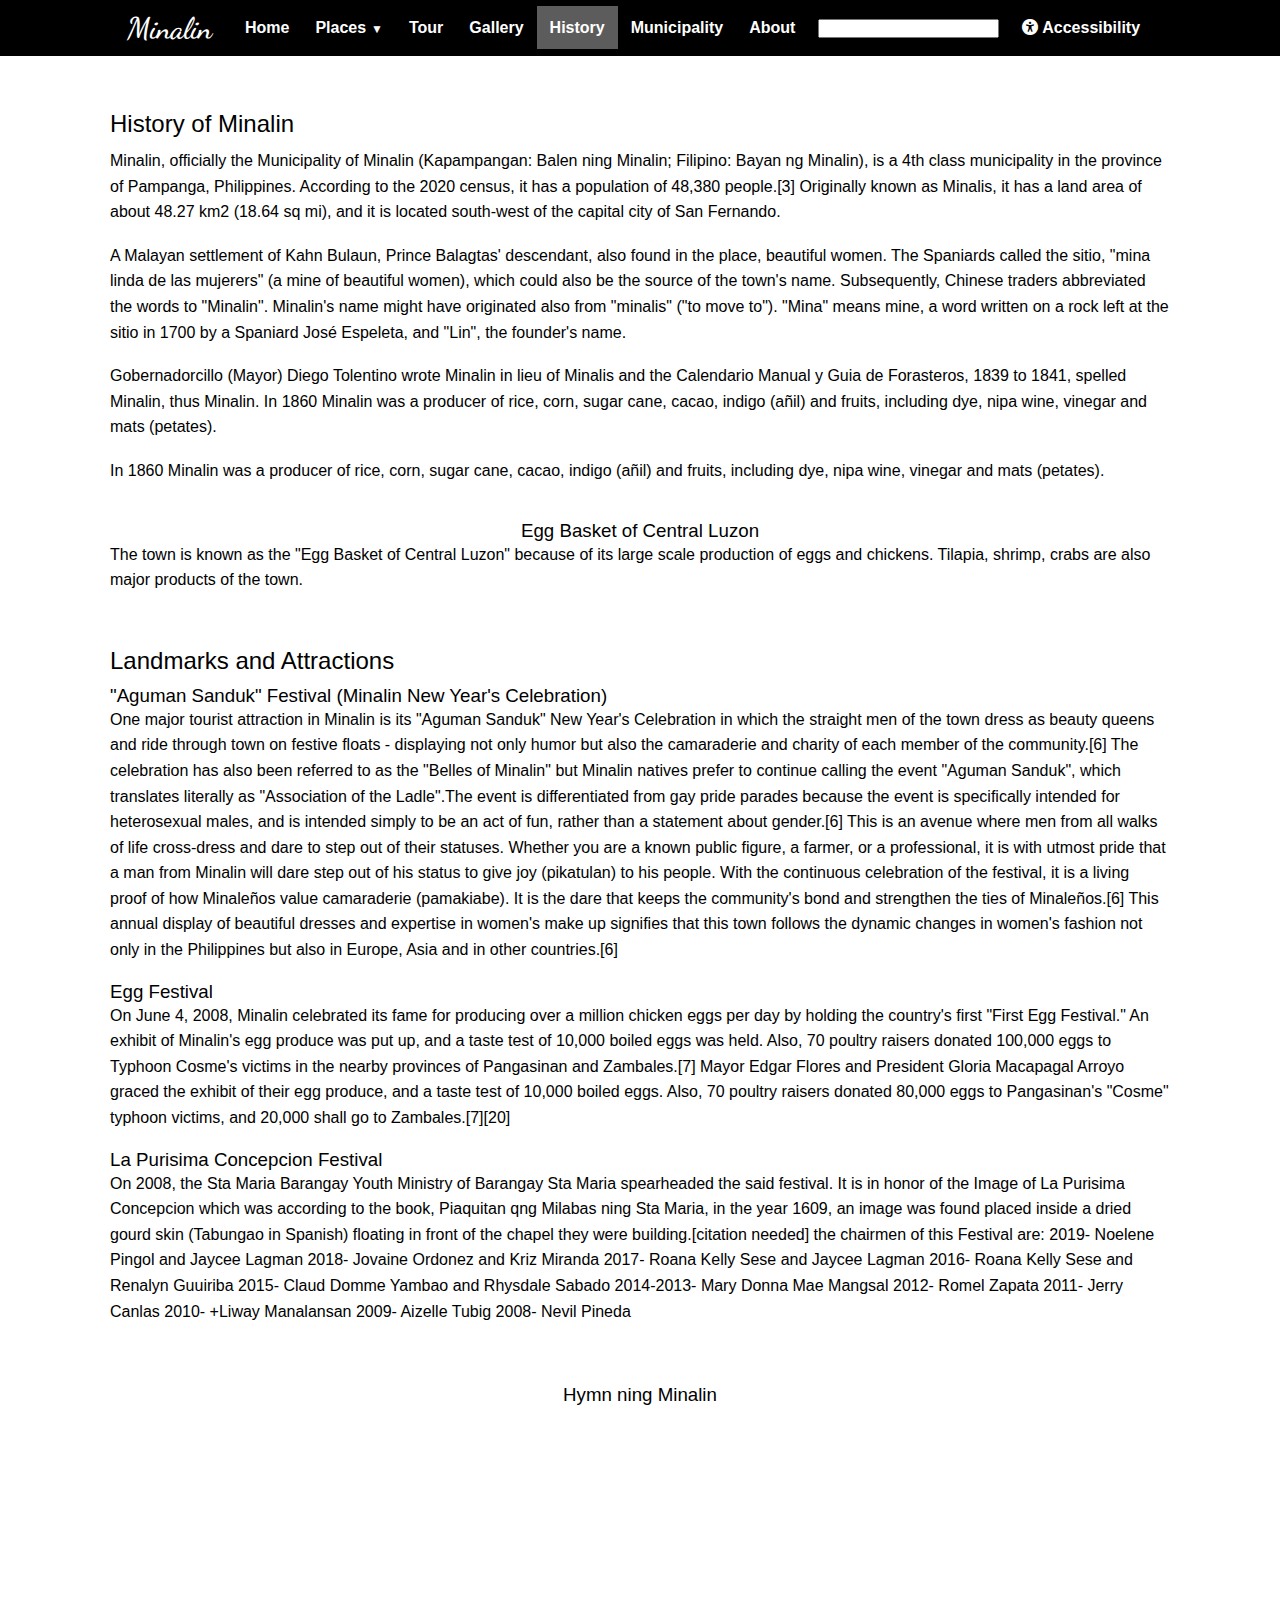
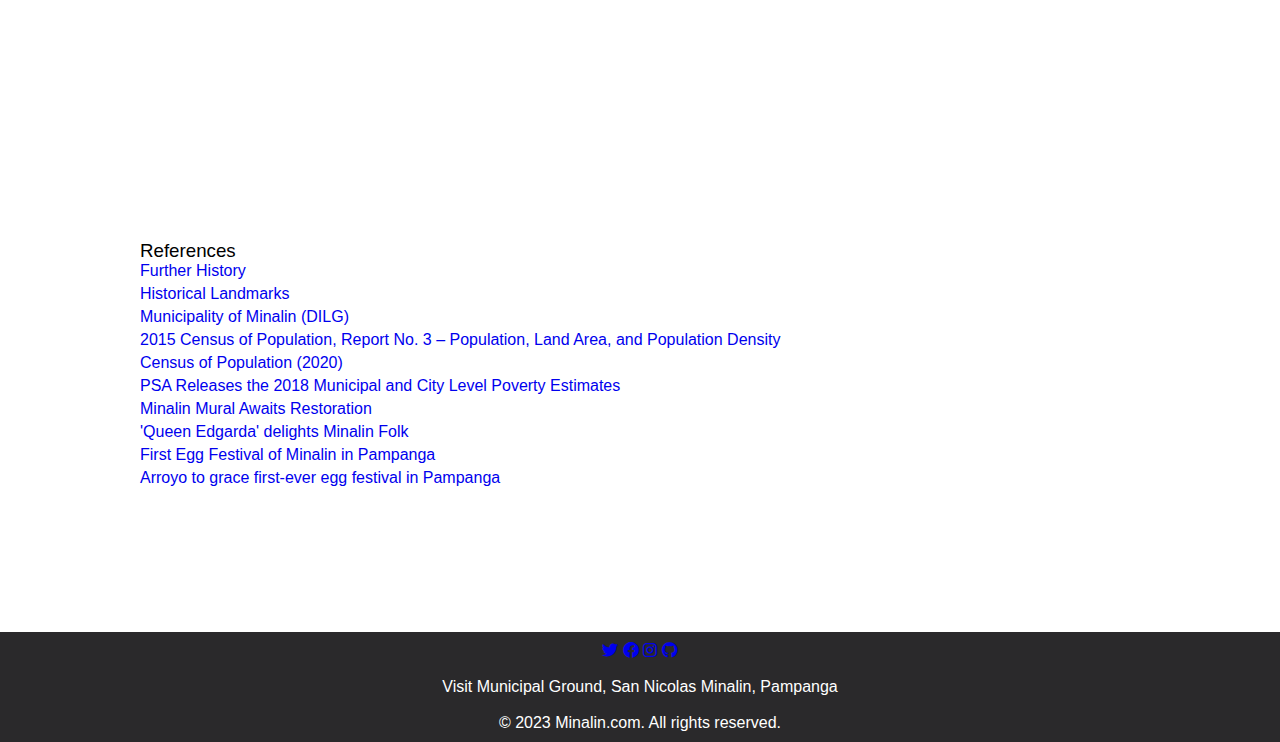
<file: history.html>
<html>
<head>
<meta charset="utf-8">
<meta name="viewport" content="width=device-width, initial scale=1.0">
<link rel="stylesheet" href="https://cdnjs.cloudflare.com/ajax/libs/font-awesome/6.4.2/css/all.min.css" integrity="sha512-z3gLpd7yknf1YoNbCzqRKc4qyor8gaKU1qmn+CShxbuBusANI9QpRohGBreCFkKxLhei6S9CQXFEbbKuqLg0DA==" crossorigin="anonymous" referrerpolicy="no-referrer" />
<link href="https://fonts.googleapis.com/css2?family=Dancing+Script&display=swap" rel="stylesheet">
<link rel="stylesheet" href="https://cdnjs.cloudflare.com/ajax/libs/font-awesome/6.0.0-beta3/css/all.min.css">
<link href='https://fonts.googleapis.com/css?family=Exo' rel='stylesheet'>
<link rel="stylesheet" href="styles.css">
<title>Minalin</title>
</head>

  

<body>
  
    
    <main>
        <div class="container">
        <nav class="navbar" style="background-color: black;">
            <div class="logo" >
                <h2 style="margin-right: 20px; font-weight: lighter; font-size: 20px; font-family: 'Lobster', cursive;">
                    <a href="index.html" style="text-decoration: none; color: white;">Minalin</a>
                </h2>
            </div>
            <ul class="nav-links" id="navLinks" >
                
                <li><a  href="index.html" onclick="closeNav()">Home</a></li>
                <li class="has-submenu">
                    <a href="#places">Places<span class="arrow-icon">&#9660;</span></a>
                    <ul class="submenu">
                        <!-- <li class="has-submenu2">
                            <a href="#about1" class="has-arrow">Overview<span class="arrow-icon2"> &#9660;</span></a>
                            <ul class="submenu2">
                                <li><a href="#sub-item1">History</a></li>
                                <li><a href="#sub-item2">Vision, Mission, Core Values, and Mandate</a></li>
                            </ul>
                        </li> -->
                        <li><a href="church.html">Church</a></li>
                        <li><a href="park.html">Park</a></li>
                        <li><a href="restaurant.html">Restaurant</a></li>
                        <li><a href="coffeeshop.html">Coffee Shops</a></li>
                        <li><a href="localfood.html">Local Food</a></li>
                    </ul>
                </li>
                <li><a href="tour.html" onclick="closeNav()" >Tour</a></li>
                <li><a href="gallery.html" onclick="closeNav()" >Gallery</a></li>
                <li><a href="history.html"  onclick="closeNav()" class="active" >History</a></li>
                <li><a href="municipal.html"  onclick="closeNav()">Municipality</a></li>
                <li><a href="about.html"  onclick="closeNav()">About</a></li>
                <li  class="search"><input ></li>

                
            </ul>
            <div class="menu-container" >
                <div> <ul class="nav-links2" id="navLinks">

            <li class="has-submenu" onclick="toggleAccessibility()">
                <a style="color: white; " href="#portfolio"><span><i class="fa fa-universal-access fa-1x" ></i></span> Accessibility</a>
                <ul class="submenu" id="accessibilitySubmenu">
                    <li><a href="#accessibilitystatement2" onclick="toggleAccess2()">Accessibility Statement</a>
                        <div class="popup" id="popup-12">
                            <div class="overlay">
                                <div class="content">
                                    <div class="close-btn" onclick="toggleAccess2()">
                                        &times;
                                    </div>
                                    <textarea rows="10" cols="45"
                                        readonly>This website adopts the Web Content Accessibility Guidelines (WCAG 2.0) as the accessibility standard for all its related web development and services. WCAG 2.0 is also an international standard, ISO 40500. This certifies it as a stable and referenceable technical standard. 

                                        WCAG 2.0 contains 12 guidelines organized under 4 principles: Perceivable, Operable, Understandable, and Robust (POUR for short). There are testable success criteria for each guideline. Compliance to these criteria is measured in three levels: A, AA, or AAA. A guide to understanding and implementing Web Content Accessibility Guidelines 2.0 is available at: https://www.w3.org/TR/UNDERSTANDING-WCAG20/
                                        
                                        Accessibility Features
                                        
                                        Shortcut Keys Combination Activation Combination keys used for each browser.
                                        
                                            Chrome for Linux press (Alt+Shift+shortcut_key) 
                                            Chrome for Windows press (Alt+shortcut_key) 
                                            For Firefox press (Alt+Shift+shortcut_key) 
                                            For Internet Explorer press (Alt+Shift+shortcut_key) then press (enter)
                                            On Mac OS press (Ctrl+Opt+shortcut_key)
                                        
                                            Accessibility Statement (Combination + 0): Statement page that will show the available accessibility keys. 
                                            Home Page (Combination + H): Accessibility key for redirecting to homepage. 
                                            Main Content (Combination + R): Shortcut for viewing the content section of the current page. 
                                            FAQ (Combination + Q): Shortcut for FAQ page. 
                                            Contact (Combination + C): Shortcut for contact page or form inquiries. 
                                            Feedback (Combination + K): Shortcut for feedback page. 
                                            Site Map (Combination + M): Shortcut for site map (footer agency) section of the page. 
                                            Search (Combination + S): Shortcut for search page. 
                                        
                                        Press esc, or click the close the button to close this dialog box.</textarea>
                                </div>
                            </div>
                        </div>
                    </li>
                    <li>
                        <a href="#tts2" onclick="togglePopup2('textToSpeak2')">Text to Speech</a>
                        <div class="popup" id="popup-textToSpeak2">
                            <div class="overlay">
                                <div class="content">
                                    <div class="close-btn" onclick="togglePopup2('textToSpeak2')">
                                        &times;
                                    </div>
                                    <textarea id="textToSpeak2" rows="10" cols="45" placeholder="Type your text here..."></textarea>
                                    <button onClick="speakText2('textToSpeak2')">Speak</button>
                                </div>
                            </div>
                        </div>
                    </li>
                    
                    <li><a href="#highcontrast2" onclick="toggleHighContrast2()">High Contrast</a></li>
                </ul>
            </li>
        </ul></div>
                <div  class="menu-label" >Menu</div>
                <div class="hamburger-menu" onclick="toggleNav()">
                    <div class="bar"></div>
                    <div class="bar"></div>
                    <div class="bar"></div>
                </div>
            </div> 

            <ul class="nav-links" id="navLinks">

            <li class="has-submenu">
                <a style="color: white; " href="#portfolio"><span><i class="fa fa-universal-access fa-1x" ></i></span> Accessibility</a>
                <ul class="submenu">
                    <li><a href="#accessibilitystatement" onclick="toggleAccess()">Accessibility Statement</a>
                        <div class="popup" id="popup-1">
                            <div class="overlay">
                                <div class="content">
                                    <div class="close-btn" onclick="toggleAccess()">
                                        &times;
                                    </div>
                                    <textarea rows="10" cols="45"
                                        readonly>This website adopts the Web Content Accessibility Guidelines (WCAG 2.0) as the accessibility standard for all its related web development and services. WCAG 2.0 is also an international standard, ISO 40500. This certifies it as a stable and referenceable technical standard. 

                                        WCAG 2.0 contains 12 guidelines organized under 4 principles: Perceivable, Operable, Understandable, and Robust (POUR for short). There are testable success criteria for each guideline. Compliance to these criteria is measured in three levels: A, AA, or AAA. A guide to understanding and implementing Web Content Accessibility Guidelines 2.0 is available at: https://www.w3.org/TR/UNDERSTANDING-WCAG20/
                                        
                                        Accessibility Features
                                        
                                        Shortcut Keys Combination Activation Combination keys used for each browser.
                                        
                                            Chrome for Linux press (Alt+Shift+shortcut_key) 
                                            Chrome for Windows press (Alt+shortcut_key) 
                                            For Firefox press (Alt+Shift+shortcut_key) 
                                            For Internet Explorer press (Alt+Shift+shortcut_key) then press (enter)
                                            On Mac OS press (Ctrl+Opt+shortcut_key)
                                        
                                            Accessibility Statement (Combination + 0): Statement page that will show the available accessibility keys. 
                                            Home Page (Combination + H): Accessibility key for redirecting to homepage. 
                                            Main Content (Combination + R): Shortcut for viewing the content section of the current page. 
                                            FAQ (Combination + Q): Shortcut for FAQ page. 
                                            Contact (Combination + C): Shortcut for contact page or form inquiries. 
                                            Feedback (Combination + K): Shortcut for feedback page. 
                                            Site Map (Combination + M): Shortcut for site map (footer agency) section of the page. 
                                            Search (Combination + S): Shortcut for search page. 
                                        
                                        Press esc, or click the close the button to close this dialog box.</textarea>
                                </div>
                            </div>
                        </div>
                    </li>
                    <li>
                        <a href="#tts" onclick="togglePopup('textToSpeak')">Text to Speech</a>
                        <div class="popup" id="popup-textToSpeak">
                            <div class="overlay">
                                <div class="content">
                                    <div class="close-btn" onclick="togglePopup('textToSpeak')">
                                        &times;
                                    </div>
                                    <textarea id="textToSpeak" rows="10" cols="45" placeholder="Type your text here..."></textarea>
                                    <button onClick="speakText('textToSpeak')">Speak</button>
                                </div>
                            </div>
                        </div>
                    </li>
                    
                    <li><a href="#highcontrast" onclick="toggleHighContrast()">High Contrast</a></li>
                </ul>
            </li>
        </ul>
        </nav>

 

        <section class="thepage2">
            <div class="history-info">
                <h2>History of Minalin</h2>
                <p>
                    Minalin, officially the Municipality of Minalin (Kapampangan: Balen ning Minalin; Filipino: Bayan ng Minalin), is a 4th class municipality in the province of Pampanga, Philippines. According to the 2020 census, it has a population of 48,380 people.[3]

Originally known as Minalis, it has a land area of about 48.27 km2 (18.64 sq mi), and it is located south-west of the capital city of San Fernando.
                </p>

                <br>

                <p>A Malayan settlement of Kahn Bulaun, Prince Balagtas' descendant, also found in the place, beautiful women. The Spaniards called the sitio, "mina linda de las mujerers" (a mine of beautiful women), which could also be the source of the town's name. Subsequently, Chinese traders abbreviated the words to "Minalin".

                    Minalin's name might have originated also from "minalis" ("to move to"). "Mina" means mine, a word written on a rock left at the sitio in 1700 by a Spaniard José Espeleta, and "Lin", the founder's name.</p>
              
                <br>

                <p>
                    Gobernadorcillo (Mayor) Diego Tolentino wrote Minalin in lieu of Minalis and the Calendario Manual y Guia de Forasteros, 1839 to 1841, spelled Minalin, thus Minalin.

In 1860 Minalin was a producer of rice, corn, sugar cane, cacao, indigo (añil) and fruits, including dye, nipa wine, vinegar and mats (petates).
                </p>

                <br>

                <p>
                    In 1860 Minalin was a producer of rice, corn, sugar cane, cacao, indigo (añil) and fruits, including dye, nipa wine, vinegar and mats (petates).
                </p>

                <br>
                <br>
                <h3 style="text-align: center;">Egg Basket of Central Luzon</h3>
                <p>The town is known as the "Egg Basket of Central Luzon" because of its large scale production of eggs and chickens. Tilapia, shrimp, crabs are also major products of the town.</p>
                
                <br>
                <br>
                <br>
                <h2>Landmarks and Attractions</h2>
            
                <h3>"Aguman Sanduk" Festival (Minalin New Year's Celebration)</h3>
                <p>One major tourist attraction in Minalin is its "Aguman Sanduk" New Year's Celebration in which the straight men of the town dress as beauty queens and ride through town on festive floats - displaying not only humor but also the camaraderie and charity of each member of the community.[6]

                    The celebration has also been referred to as the "Belles of Minalin" but Minalin natives prefer to continue calling the event "Aguman Sanduk", which translates literally as "Association of the Ladle".The event is differentiated from gay pride parades because the event is specifically intended for heterosexual males, and is intended simply to be an act of fun, rather than a statement about gender.[6]
                    
                    This is an avenue where men from all walks of life cross-dress and dare to step out of their statuses. Whether you are a known public figure, a farmer, or a professional, it is with utmost pride that a man from Minalin will dare step out of his status to give joy (pikatulan) to his people. With the continuous celebration of the festival, it is a living proof of how Minaleños value camaraderie (pamakiabe). It is the dare that keeps the community's bond and strengthen the ties of Minaleños.[6]
                    
                    This annual display of beautiful dresses and expertise in women's make up signifies that this town follows the dynamic changes in women's fashion not only in the Philippines but also in Europe, Asia and in other countries.[6]</p>
                    <br>
                    <h3>Egg Festival</h3>
                   <p>On June 4, 2008, Minalin celebrated its fame for producing over a million chicken eggs per day by holding the country's first "First Egg Festival." An exhibit of Minalin's egg produce was put up, and a taste test of 10,000 boiled eggs was held. Also, 70 poultry raisers donated 100,000 eggs to Typhoon Cosme's victims in the nearby provinces of Pangasinan and Zambales.[7]

                    Mayor Edgar Flores and President Gloria Macapagal Arroyo graced the exhibit of their egg produce, and a taste test of 10,000 boiled eggs. Also, 70 poultry raisers donated 80,000 eggs to Pangasinan's "Cosme" typhoon victims, and 20,000 shall go to Zambales.[7][20]</p>
                    <br>
                    <h3>La Purisima Concepcion Festival</h3>
                    <p>On 2008, the Sta Maria Barangay Youth Ministry of Barangay Sta Maria spearheaded the said festival. It is in honor of the Image of La Purisima Concepcion which was according to the book, Piaquitan qng Milabas ning Sta Maria, in the year 1609, an image was found placed inside a dried gourd skin (Tabungao in Spanish) floating in front of the chapel they were building.[citation needed]

                        the chairmen of this Festival are: 2019- Noelene Pingol and Jaycee Lagman 2018- Jovaine Ordonez and Kriz Miranda 2017- Roana Kelly Sese and Jaycee Lagman 2016- Roana Kelly Sese and Renalyn Guuiriba 2015- Claud Domme Yambao and Rhysdale Sabado 2014-2013- Mary Donna Mae Mangsal 2012- Romel Zapata 2011- Jerry Canlas 2010- +Liway Manalansan 2009- Aizelle Tubig 2008- Nevil Pineda</p>
                    
                     
                </div>

                <div class="history-links">
                    <h3 style="text-align: center;">Hymn ning Minalin</h3>
                    <br>
                    <div class="picture-gallery">
                        <div class="video-container">
                            <iframe width="650" height="350" src="https://www.youtube.com/embed/APJTysV-6VQ?si=OXkuQF_1h7liE8Tc" frameborder="0" allowfullscreen></iframe>
                            
                            <p style="color: white; text-align: center;" class="video-title"><br>Tilapia Festival</p>
                        </div>
                       
        
                </div>
                

                <div class="history-links">
                    <h3>References</h3>
                    <ul>
                        <li><a href="https://en.wikipedia.org/wiki/Minalin#:~:text=A%20Malayan%20settlement%20of%20Kahn,the%20words%20to%20%22Minalin%22.">Further History</a></li>
                        <li><a href="https://scribd.com/document/337617406/History-of-Minalin-1953">Historical Landmarks</a></li>
                        <li><a href="https://dilg.gov.ph/issuances/municipality-of-minalin/1885">Municipality of Minalin (DILG)</a></li>
                        <li><a href="https://psa.gov.ph/sites/default/files/attachments/hsd/pressrelease/2015_POPCEN_CPH_Report%20No.3.pdf">2015 Census of Population, Report No. 3 – Population, Land Area, and Population Density</a></li>
                        <li><a href="https://psa.gov.ph/statistical-tables/Population/2020%20Census%20of%20Population">Census of Population (2020)</a></li>
                        <li><a href="https://psa.gov.ph/sites/default/files/attachments/hsd/pressrelease/Municipal%20and%20City%20Level%20Poverty%20Estimates%20Publication%20%281%29.pdf">PSA Releases the 2018 Municipal and City Level Poverty Estimates</a></li>
                        <li><a href="https://newsinfo.inquirer.net/21375/minalin-mural-awaits-restoration">Minalin Mural Awaits Restoration</a></li>
                        <li><a href="https://www.pressreader.com/philippines/tempo9en/20120104/282668984498554">'Queen Edgarda' delights Minalin Folk</a></li>
                        <li><a href="https://www.central-luzon.com/central-luzon-directory/local-government/municipalities/minalin/first-egg-festival-of-minalin-in-pampanga">First Egg Festival of Minalin in Pampanga</a></li>
                        <li><a href="https://www.gmanetwork.com/news/news/regions/158431/arroyo-to-grace-first-ever-egg-festival-in-pampanga/story/">Arroyo to grace first-ever egg festival in Pampanga</a></li>
                    </ul>
                </div>
                
     
        </section>
        
            
    <footer class="foot1" style="background-color: #2A292B; color: white; text-align: center; padding: 10px;   font-family: 'Roboto', sans-serif; font-weight: lighter;
    ">
       
        <div class="social-icons" >
            <a href="https://twitter.com/your_twitter_username" height="500px" target="_blank" rel="noopener noreferrer">
                <i class="fab fa-twitter" ></i>
            </a>
            <a href="https://www.facebook.com/your_facebook_page" target="_blank" rel="noopener noreferrer">
                <i class="fab fa-facebook"></i>
            </a>
            <a href="https://www.instagram.com/your_instagram_username" target="_blank" rel="noopener noreferrer">
                <i class="fab fa-instagram"></i>
            </a>
            <a href="https://github.com/your_github_username" target="_blank" rel="noopener noreferrer">
                <i class="fab fa-github"></i>
            </a>

            <br>
            <br>
            <p><b>Visit</b> Municipal Ground, San Nicolas Minalin, Pampanga</p>
            <br>
            <p>&copy; 2023 Minalin.com. All rights reserved.</p>

        </div>
    </footer>

    </div>
    </main>


    
 

    <script>
            function toggleNav() {
    var navLinks = document.getElementById("navLinks");
    navLinks.classList.toggle("active");
    var navLinksContainer = document.querySelector(".nav-links-container");
    navLinksContainer.classList.toggle("active");
}

function toggleAccessibility() {
    var submenu = document.getElementById("accessibilitySubmenu");
    if (submenu.style.display === "none") {
        submenu.style.display = "block";
    } else {
        submenu.style.display = "none";
    }
}


function toggleAccess() {
            document.getElementById("popup-1").classList.toggle("active");
        }

        function togglePopup(popupId) {
    var popup = document.getElementById("popup-" + popupId);
    popup.classList.toggle("active");
}

function speakText(textAreaId) {
    var textToSpeak = document.getElementById(textAreaId).value;

    // Check if the browser supports the SpeechSynthesis API
    if ('speechSynthesis' in window) {
        var synthesis = window.speechSynthesis;
        var utterance = new SpeechSynthesisUtterance(textToSpeak);

        // You can customize voice, rate, pitch, etc. if needed
        utterance.voice = synthesis.getVoices()[0];
        utterance.rate = 1.0;
        utterance.pitch = 1.0;

        synthesis.speak(utterance);
    } else {
        alert('Sorry, your browser does not support the SpeechSynthesis API.');
    }
}


        function toggleHighContrast() {
            document.body.classList.toggle("high-contrast");
        }


        // 2nd


    

        function toggleAccess2() {
    document.getElementById("popup-12").classList.toggle("active");
}

function togglePopup2(popupId) {
    var popup = document.getElementById("popup-" + popupId);
    popup.classList.toggle("active");
}

function speakText2(textAreaId) {
    var textToSpeak = document.getElementById(textAreaId).value;

    if ('speechSynthesis' in window) {
        var synthesis = window.speechSynthesis;
        var utterance = new SpeechSynthesisUtterance(textToSpeak);

        utterance.voice = synthesis.getVoices()[0];
        utterance.rate = 1.0;
        utterance.pitch = 1.0;

        synthesis.speak(utterance);
    } else {
        alert('Sorry, your browser does not support the SpeechSynthesis API.');
    }
}

function toggleHighContrast2() {
    document.body.classList.toggle("high-contrast");
}

    </script>

</body>
</html>
</file>
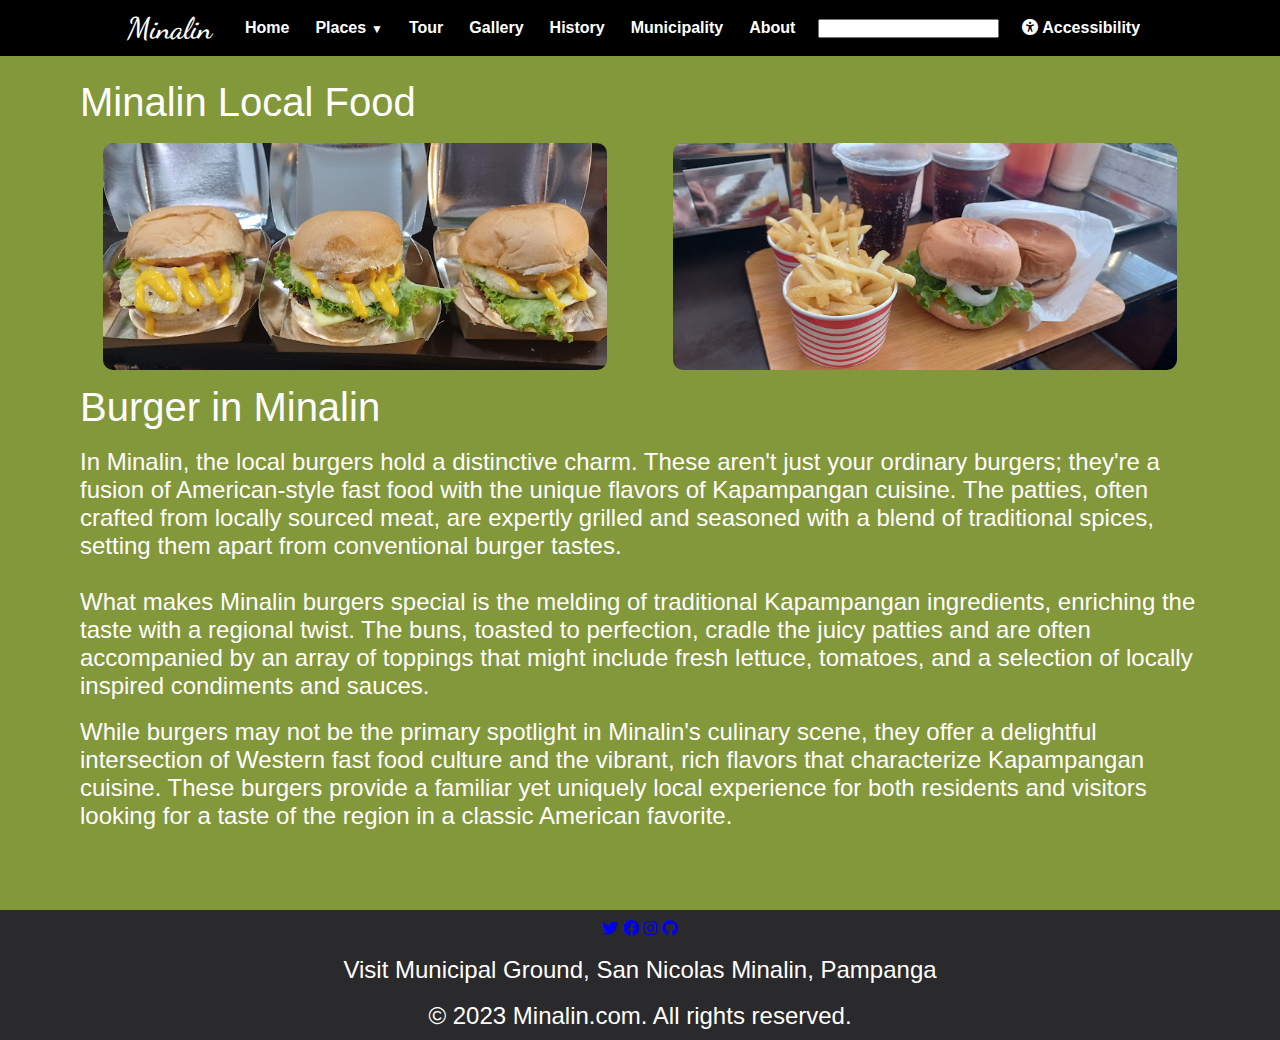
<file: localfood.html>
<html>
<head>
<meta charset="utf-8">
<meta name="viewport" content="width=device-width, initial scale=1.0">
<link rel="stylesheet" href="https://cdnjs.cloudflare.com/ajax/libs/font-awesome/6.4.2/css/all.min.css" integrity="sha512-z3gLpd7yknf1YoNbCzqRKc4qyor8gaKU1qmn+CShxbuBusANI9QpRohGBreCFkKxLhei6S9CQXFEbbKuqLg0DA==" crossorigin="anonymous" referrerpolicy="no-referrer" />
<link href="https://fonts.googleapis.com/css2?family=Dancing+Script&display=swap" rel="stylesheet">
<link rel="stylesheet" href="https://cdnjs.cloudflare.com/ajax/libs/font-awesome/6.0.0-beta3/css/all.min.css">
<link href='https://fonts.googleapis.com/css?family=Exo' rel='stylesheet'>
<link rel="stylesheet" href="styles.css">
<link rel="stylesheet" href="stylestour.css">
<link rel="stylesheet" href="styleschurch.css">
<title>Minalin</title>
</head>

<body>
  
    
    <main>
        <div class="container">
        <nav class="navbar" style="background-color: black;">
            <div class="logo" >
                <h2 style="margin-right: 20px; font-weight: lighter; font-size: 20px; font-family: 'Lobster', cursive;">
                    <a href="index.html" style="text-decoration: none; color: white;">Minalin</a>
                </h2>
            </div>
            <ul class="nav-links" id="navLinks" >
                
                <li><a  href="index.html" onclick="closeNav()">Home</a></li>
                <li class="has-submenu">
                    <a href="#places">Places<span class="arrow-icon">&#9660;</span></a>
                    <ul class="submenu">
                        <!-- <li class="has-submenu2">
                            <a href="#about1" class="has-arrow">Overview<span class="arrow-icon2"> &#9660;</span></a>
                            <ul class="submenu2">
                                <li><a href="#sub-item1">History</a></li>
                                <li><a href="#sub-item2">Vision, Mission, Core Values, and Mandate</a></li>
                            </ul>
                        </li> -->
                        <li><a href="church.html"   >Church</a></li>
                        <li><a href="park.html">Park</a></li>
                        <li><a href="restaurant.html">Restaurant</a></li>
                        <li><a href="coffeeshop.html">Coffee Shops</a></li>
                        <li><a href="localfood.html" class="active">Local Food</a></li>
                    </ul>
                </li>
                <li><a href="tour.html" onclick="closeNav()" >Tour</a></li>
                <li><a href="gallery.html" onclick="closeNav()" >Gallery</a></li>
                <li><a href="history.html"  onclick="closeNav()" >History</a></li>
                <li><a href="municipal.html"  onclick="closeNav()">Municipality</a></li>
                <li><a href="about.html"  onclick="closeNav()" >About</a></li>
                <li  class="search"><input ></li>

                
            </ul>
            <div class="menu-container" >
                <div> <ul class="nav-links2" id="navLinks">

            <li class="has-submenu" onclick="toggleAccessibility()">
                <a style="color: white; " href="#portfolio"><span><i class="fa fa-universal-access fa-1x" ></i></span> Accessibility</a>
                <ul class="submenu" id="accessibilitySubmenu">
                    <li><a href="#accessibilitystatement2" onclick="toggleAccess2()">Accessibility Statement</a>
                        <div class="popup" id="popup-12">
                            <div class="overlay">
                                <div class="content">
                                    <div class="close-btn" onclick="toggleAccess2()">
                                        &times;
                                    </div>
                                    <textarea rows="10" cols="45"
                                        readonly>This website adopts the Web Content Accessibility Guidelines (WCAG 2.0) as the accessibility standard for all its related web development and services. WCAG 2.0 is also an international standard, ISO 40500. This certifies it as a stable and referenceable technical standard. 

                                        WCAG 2.0 contains 12 guidelines organized under 4 principles: Perceivable, Operable, Understandable, and Robust (POUR for short). There are testable success criteria for each guideline. Compliance to these criteria is measured in three levels: A, AA, or AAA. A guide to understanding and implementing Web Content Accessibility Guidelines 2.0 is available at: https://www.w3.org/TR/UNDERSTANDING-WCAG20/
                                        
                                        Accessibility Features
                                        
                                        Shortcut Keys Combination Activation Combination keys used for each browser.
                                        
                                            Chrome for Linux press (Alt+Shift+shortcut_key) 
                                            Chrome for Windows press (Alt+shortcut_key) 
                                            For Firefox press (Alt+Shift+shortcut_key) 
                                            For Internet Explorer press (Alt+Shift+shortcut_key) then press (enter)
                                            On Mac OS press (Ctrl+Opt+shortcut_key)
                                        
                                            Accessibility Statement (Combination + 0): Statement page that will show the available accessibility keys. 
                                            Home Page (Combination + H): Accessibility key for redirecting to homepage. 
                                            Main Content (Combination + R): Shortcut for viewing the content section of the current page. 
                                            FAQ (Combination + Q): Shortcut for FAQ page. 
                                            Contact (Combination + C): Shortcut for contact page or form inquiries. 
                                            Feedback (Combination + K): Shortcut for feedback page. 
                                            Site Map (Combination + M): Shortcut for site map (footer agency) section of the page. 
                                            Search (Combination + S): Shortcut for search page. 
                                        
                                        Press esc, or click the close the button to close this dialog box.</textarea>
                                </div>
                            </div>
                        </div>
                    </li>
                    <li>
                        <a href="#tts2" onclick="togglePopup2('textToSpeak2')">Text to Speech</a>
                        <div class="popup" id="popup-textToSpeak2">
                            <div class="overlay">
                                <div class="content">
                                    <div class="close-btn" onclick="togglePopup2('textToSpeak2')">
                                        &times;
                                    </div>
                                    <textarea id="textToSpeak2" rows="10" cols="45" placeholder="Type your text here..."></textarea>
                                    <button onClick="speakText2('textToSpeak2')">Speak</button>
                                </div>
                            </div>
                        </div>
                    </li>
                    
                    <li><a href="#highcontrast2" onclick="toggleHighContrast2()">High Contrast</a></li>
                </ul>
            </li>
        </ul></div>
                <div  class="menu-label" >Menu</div>
                <div class="hamburger-menu" onclick="toggleNav()">
                    <div class="bar"></div>
                    <div class="bar"></div>
                    <div class="bar"></div>
                </div>
            </div> 

            <ul class="nav-links" id="navLinks">

            <li class="has-submenu">
                <a style="color: white; " href="#portfolio"><span><i class="fa fa-universal-access fa-1x" ></i></span> Accessibility</a>
                <ul class="submenu">
                    <li><a href="#accessibilitystatement" onclick="toggleAccess()">Accessibility Statement</a>
                        <div class="popup" id="popup-1">
                            <div class="overlay">
                                <div class="content">
                                    <div class="close-btn" onclick="toggleAccess()">
                                        &times;
                                    </div>
                                    <textarea rows="10" cols="45"
                                        readonly>This website adopts the Web Content Accessibility Guidelines (WCAG 2.0) as the accessibility standard for all its related web development and services. WCAG 2.0 is also an international standard, ISO 40500. This certifies it as a stable and referenceable technical standard. 

                                        WCAG 2.0 contains 12 guidelines organized under 4 principles: Perceivable, Operable, Understandable, and Robust (POUR for short). There are testable success criteria for each guideline. Compliance to these criteria is measured in three levels: A, AA, or AAA. A guide to understanding and implementing Web Content Accessibility Guidelines 2.0 is available at: https://www.w3.org/TR/UNDERSTANDING-WCAG20/
                                        
                                        Accessibility Features
                                        
                                        Shortcut Keys Combination Activation Combination keys used for each browser.
                                        
                                            Chrome for Linux press (Alt+Shift+shortcut_key) 
                                            Chrome for Windows press (Alt+shortcut_key) 
                                            For Firefox press (Alt+Shift+shortcut_key) 
                                            For Internet Explorer press (Alt+Shift+shortcut_key) then press (enter)
                                            On Mac OS press (Ctrl+Opt+shortcut_key)
                                        
                                            Accessibility Statement (Combination + 0): Statement page that will show the available accessibility keys. 
                                            Home Page (Combination + H): Accessibility key for redirecting to homepage. 
                                            Main Content (Combination + R): Shortcut for viewing the content section of the current page. 
                                            FAQ (Combination + Q): Shortcut for FAQ page. 
                                            Contact (Combination + C): Shortcut for contact page or form inquiries. 
                                            Feedback (Combination + K): Shortcut for feedback page. 
                                            Site Map (Combination + M): Shortcut for site map (footer agency) section of the page. 
                                            Search (Combination + S): Shortcut for search page. 
                                        
                                        Press esc, or click the close the button to close this dialog box.</textarea>
                                </div>
                            </div>
                        </div>
                    </li>
                    <li>
                        <a href="#tts" onclick="togglePopup('textToSpeak')">Text to Speech</a>
                        <div class="popup" id="popup-textToSpeak">
                            <div class="overlay">
                                <div class="content">
                                    <div class="close-btn" onclick="togglePopup('textToSpeak')">
                                        &times;
                                    </div>
                                    <textarea id="textToSpeak" rows="10" cols="45" placeholder="Type your text here..."></textarea>
                                    <button onClick="speakText('textToSpeak')">Speak</button>
                                </div>
                            </div>
                        </div>
                    </li>
                    
                    <li><a href="#highcontrast" onclick="toggleHighContrast()">High Contrast</a></li>
                </ul>
            </li>
        </ul>

        </nav>

 
      
        <section class="placespage">
            <!-- Dito kayo mag code -->
            <h2 style="color: white;">Minalin Local Food</h2>
            <br>

            <div class="image-container">   
            <img src="images/local food.jpg" alt="Image 1" >
            <img class="profilechurch" src="images/local food 2.jpg" alt="Image 2">
            </div>

            <h2 style="color: white;">Burger in Minalin</h2>
            <br>
            <p>
                In Minalin, the local burgers hold a distinctive charm. These aren't just your ordinary burgers; they're a fusion of American-style fast food with the unique flavors of Kapampangan cuisine. The patties, often crafted from locally sourced meat, are expertly grilled and seasoned with a blend of traditional spices, setting them apart from conventional burger tastes.
            <br>
            <br>
            <p>
                What makes Minalin burgers special is the melding of traditional Kapampangan ingredients, enriching the taste with a regional twist. The buns, toasted to perfection, cradle the juicy patties and are often accompanied by an array of toppings that might include fresh lettuce, tomatoes, and a selection of locally inspired condiments and sauces.
            </p>

            <br>
            <p>
                While burgers may not be the primary spotlight in Minalin's culinary scene, they offer a delightful intersection of Western fast food culture and the vibrant, rich flavors that characterize Kapampangan cuisine. These burgers provide a familiar yet uniquely local experience for both residents and visitors looking for a taste of the region in a classic American favorite.            </p>
    
        </section>

 
          
          
            
    <footer class="foot1" style="background-color: #2A292B; color: white; text-align: center; padding: 10px;   font-family: 'Roboto', sans-serif; font-weight: lighter;
    ">
       
        <div class="social-icons" >
            <a href="https://twitter.com/your_twitter_username" height="500px" target="_blank" rel="noopener noreferrer">
                <i class="fab fa-twitter" ></i>
            </a>
            <a href="https://www.facebook.com/your_facebook_page" target="_blank" rel="noopener noreferrer">
                <i class="fab fa-facebook"></i>
            </a>
            <a href="https://www.instagram.com/your_instagram_username" target="_blank" rel="noopener noreferrer">
                <i class="fab fa-instagram"></i>
            </a>
            <a href="https://github.com/your_github_username" target="_blank" rel="noopener noreferrer">
                <i class="fab fa-github"></i>
            </a>

            <br>
            <br>
            <p><b>Visit</b> Municipal Ground, San Nicolas Minalin, Pampanga</p>
            <br>
            <p>&copy; 2023 Minalin.com. All rights reserved.</p>

        </div>
    </footer>

    </div>
    </main>


    
 

    <script>
            function toggleNav() {
    var navLinks = document.getElementById("navLinks");
    navLinks.classList.toggle("active");
    var navLinksContainer = document.querySelector(".nav-links-container");
    navLinksContainer.classList.toggle("active");
}


function toggleAccessibility() {
    var submenu = document.getElementById("accessibilitySubmenu");
    if (submenu.style.display === "none") {
        submenu.style.display = "block";
    } else {
        submenu.style.display = "none";
    }
}


function toggleAccess() {
            document.getElementById("popup-1").classList.toggle("active");
        }

        function togglePopup(popupId) {
    var popup = document.getElementById("popup-" + popupId);
    popup.classList.toggle("active");
}

function speakText(textAreaId) {
    var textToSpeak = document.getElementById(textAreaId).value;

    // Check if the browser supports the SpeechSynthesis API
    if ('speechSynthesis' in window) {
        var synthesis = window.speechSynthesis;
        var utterance = new SpeechSynthesisUtterance(textToSpeak);

        // You can customize voice, rate, pitch, etc. if needed
        utterance.voice = synthesis.getVoices()[0];
        utterance.rate = 1.0;
        utterance.pitch = 1.0;

        synthesis.speak(utterance);
    } else {
        alert('Sorry, your browser does not support the SpeechSynthesis API.');
    }
}


        function toggleHighContrast() {
            document.body.classList.toggle("high-contrast");
        }


        // 2nd


    

        function toggleAccess2() {
    document.getElementById("popup-12").classList.toggle("active");
}

function togglePopup2(popupId) {
    var popup = document.getElementById("popup-" + popupId);
    popup.classList.toggle("active");
}

function speakText2(textAreaId) {
    var textToSpeak = document.getElementById(textAreaId).value;

    if ('speechSynthesis' in window) {
        var synthesis = window.speechSynthesis;
        var utterance = new SpeechSynthesisUtterance(textToSpeak);

        utterance.voice = synthesis.getVoices()[0];
        utterance.rate = 1.0;
        utterance.pitch = 1.0;

        synthesis.speak(utterance);
    } else {
        alert('Sorry, your browser does not support the SpeechSynthesis API.');
    }
}

function toggleHighContrast2() {
    document.body.classList.toggle("high-contrast");
}

    </script>

<script>
   
    function goToSection(sectionNumber) {
    document.querySelectorAll("section").forEach((section, index) => {
      section.style.display =
        index + 1 === sectionNumber ? "block" : "none";
    });
  }

  document.getElementById('logo-link').addEventListener('click', function() {
    window.location.href = 'Minalin.html'; 
});

function toggleSections() {
        var sections = document.querySelectorAll('.main-bg2');

        sections.forEach(function(section) {
            if (section.style.display === 'none' || section.style.display === '') {
                section.style.display = 'block';
            } else {
                section.style.display = 'none';
            }
        });
    }
    
</script>

</body>
</html>
</file>
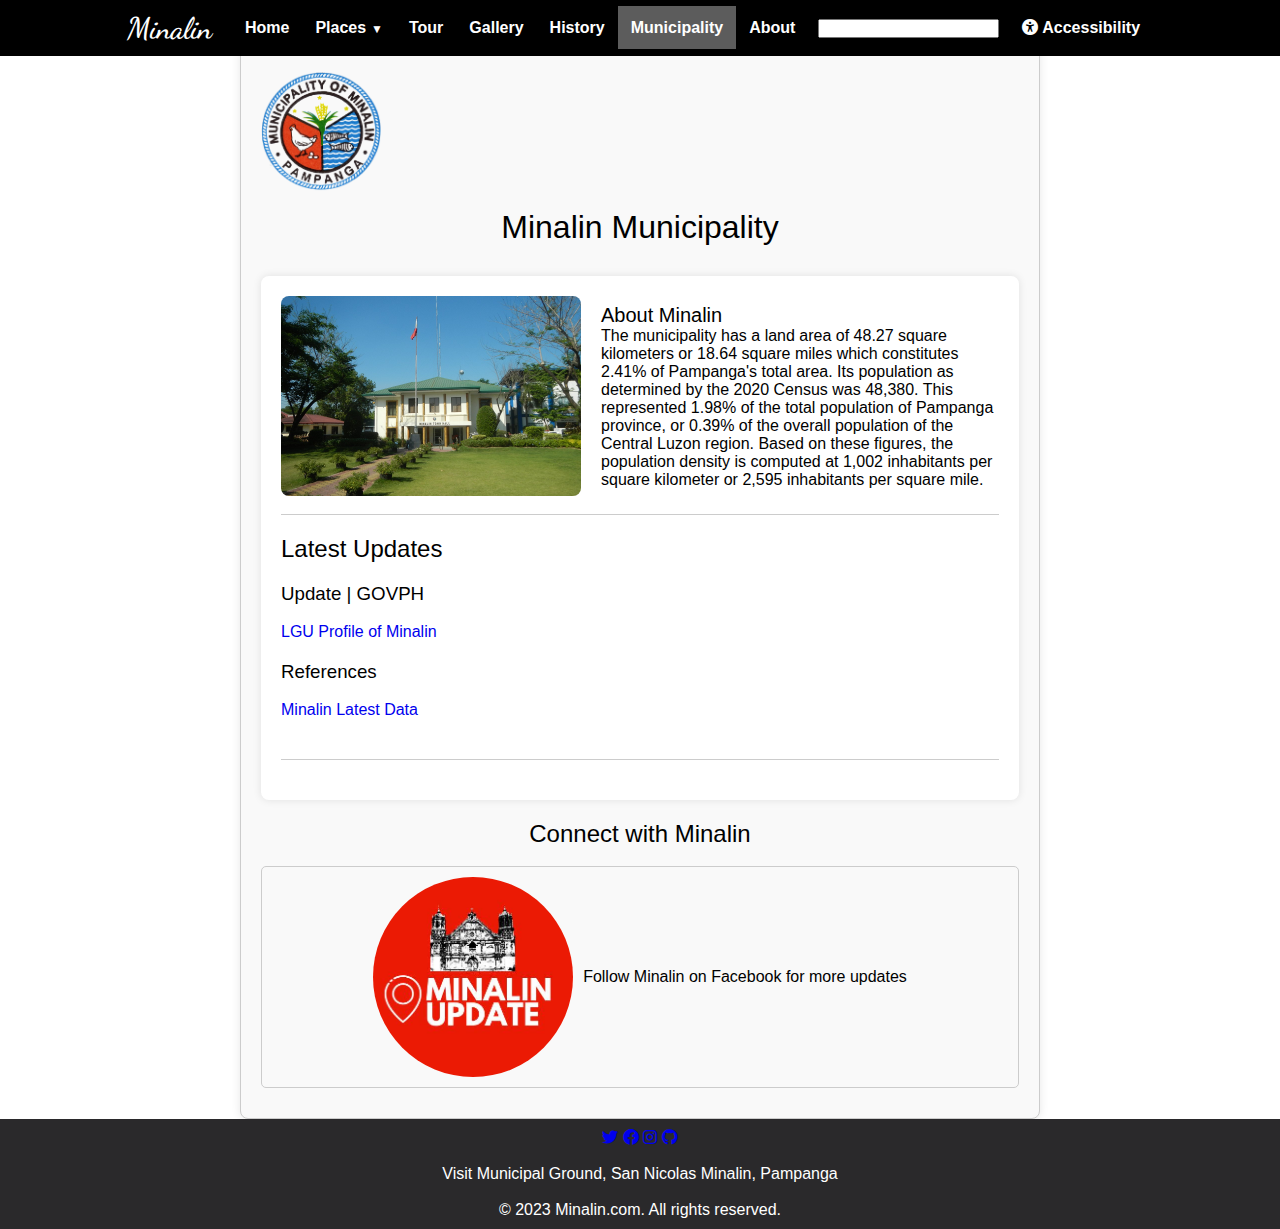
<file: municipal.html>
<html>
<head>
<meta charset="utf-8">
<meta name="viewport" content="width=device-width, initial scale=1.0">
<link rel="stylesheet" href="https://cdnjs.cloudflare.com/ajax/libs/font-awesome/6.4.2/css/all.min.css" integrity="sha512-z3gLpd7yknf1YoNbCzqRKc4qyor8gaKU1qmn+CShxbuBusANI9QpRohGBreCFkKxLhei6S9CQXFEbbKuqLg0DA==" crossorigin="anonymous" referrerpolicy="no-referrer" />
<link href="https://fonts.googleapis.com/css2?family=Dancing+Script&display=swap" rel="stylesheet">
<link rel="stylesheet" href="https://cdnjs.cloudflare.com/ajax/libs/font-awesome/6.0.0-beta3/css/all.min.css">
<link href='https://fonts.googleapis.com/css?family=Exo' rel='stylesheet'>
<link rel="stylesheet" href="styles.css">
<title>Minalin</title>
</head>

<body>
  
    
    <main>
        <div class="container">
        <nav class="navbar" style="background-color: black;">
            <div class="logo" >
                <h2 style="margin-right: 20px; font-weight: lighter; font-size: 20px; font-family: 'Lobster', cursive;">
                    <a href="index.html" style="text-decoration: none; color: white;">Minalin</a>
                </h2>
            </div>
            <ul class="nav-links" id="navLinks" >
                
                <li><a  href="index.html" onclick="closeNav()">Home</a></li>
                <li class="has-submenu">
                    <a href="#places">Places<span class="arrow-icon">&#9660;</span></a>
                    <ul class="submenu">
                        <!-- <li class="has-submenu2">
                            <a href="#about1" class="has-arrow">Overview<span class="arrow-icon2"> &#9660;</span></a>
                            <ul class="submenu2">
                                <li><a href="#sub-item1">History</a></li>
                                <li><a href="#sub-item2">Vision, Mission, Core Values, and Mandate</a></li>
                            </ul>
                        </li> -->
                        <li><a href="church.html">Church</a></li>
                        <li><a href="park.html">Park</a></li>
                        <li><a href="restaurant.html">Restaurant</a></li>
                        <li><a href="coffeeshop.html">Coffee Shops</a></li>
                        <li><a href="localfood.html">Local Food</a></li>
                    </ul>
                </li>
                <li><a href="tour.html" onclick="closeNav()" >Tour</a></li>
                <li><a href="gallery.html" onclick="closeNav()" >Gallery</a></li>
                <li><a href="history.html"  onclick="closeNav()" >History</a></li>
                <li><a href="municipal.html"  onclick="closeNav()" class="active" >Municipality</a></li>
                <li><a href="about.html"  onclick="closeNav()">About</a></li>
                <li  class="search"><input ></li>

                
            </ul>
            <div class="menu-container" >
                <div> <ul class="nav-links2" id="navLinks">

            <li class="has-submenu" onclick="toggleAccessibility()">
                <a style="color: white; " href="#portfolio"><span><i class="fa fa-universal-access fa-1x" ></i></span> Accessibility</a>
                
                <ul class="submenu" id="accessibilitySubmenu">
                    <li><a href="#accessibilitystatement2" onclick="toggleAccess2()">Accessibility Statement</a>
                        <div class="popup" id="popup-12">
                            <div class="overlay">
                                <div class="content">
                                    <div class="close-btn" onclick="toggleAccess2()">
                                        &times;
                                    </div>
                                    <textarea rows="10" cols="45"
                                        readonly>This website adopts the Web Content Accessibility Guidelines (WCAG 2.0) as the accessibility standard for all its related web development and services. WCAG 2.0 is also an international standard, ISO 40500. This certifies it as a stable and referenceable technical standard. 

                                        WCAG 2.0 contains 12 guidelines organized under 4 principles: Perceivable, Operable, Understandable, and Robust (POUR for short). There are testable success criteria for each guideline. Compliance to these criteria is measured in three levels: A, AA, or AAA. A guide to understanding and implementing Web Content Accessibility Guidelines 2.0 is available at: https://www.w3.org/TR/UNDERSTANDING-WCAG20/
                                        
                                        Accessibility Features
                                        
                                        Shortcut Keys Combination Activation Combination keys used for each browser.
                                        
                                            Chrome for Linux press (Alt+Shift+shortcut_key) 
                                            Chrome for Windows press (Alt+shortcut_key) 
                                            For Firefox press (Alt+Shift+shortcut_key) 
                                            For Internet Explorer press (Alt+Shift+shortcut_key) then press (enter)
                                            On Mac OS press (Ctrl+Opt+shortcut_key)
                                        
                                            Accessibility Statement (Combination + 0): Statement page that will show the available accessibility keys. 
                                            Home Page (Combination + H): Accessibility key for redirecting to homepage. 
                                            Main Content (Combination + R): Shortcut for viewing the content section of the current page. 
                                            FAQ (Combination + Q): Shortcut for FAQ page. 
                                            Contact (Combination + C): Shortcut for contact page or form inquiries. 
                                            Feedback (Combination + K): Shortcut for feedback page. 
                                            Site Map (Combination + M): Shortcut for site map (footer agency) section of the page. 
                                            Search (Combination + S): Shortcut for search page. 
                                        
                                        Press esc, or click the close the button to close this dialog box.</textarea>
                                </div>
                            </div>
                        </div>
                    </li>
                    <li>
                        <a href="#tts2" onclick="togglePopup2('textToSpeak2')">Text to Speech</a>
                        <div class="popup" id="popup-textToSpeak2">
                            <div class="overlay">
                                <div class="content">
                                    <div class="close-btn" onclick="togglePopup2('textToSpeak2')">
                                        &times;
                                    </div>
                                    <textarea id="textToSpeak2" rows="10" cols="45" placeholder="Type your text here..."></textarea>
                                    <button onClick="speakText2('textToSpeak2')">Speak</button>
                                </div>
                            </div>
                        </div>
                    </li>
                    
                    <li><a href="#highcontrast2" onclick="toggleHighContrast2()">High Contrast</a></li>
                </ul>
            </li>
        </ul></div>
                <div  class="menu-label" >Menu</div>
                <div class="hamburger-menu" onclick="toggleNav()">
                    <div class="bar"></div>
                    <div class="bar"></div>
                    <div class="bar"></div>
                </div>
            </div> 

            <ul class="nav-links" id="navLinks">

            <li class="has-submenu">
                <a style="color: white; " href="#portfolio"><span><i class="fa fa-universal-access fa-1x" ></i></span> Accessibility</a>
                <ul class="submenu">
                    <li><a href="#accessibilitystatement" onclick="toggleAccess()">Accessibility Statement</a>
                        <div class="popup" id="popup-1">
                            <div class="overlay">
                                <div class="content">
                                    <div class="close-btn" onclick="toggleAccess()">
                                        &times;
                                    </div>
                                    <textarea rows="10" cols="45"
                                        readonly>This website adopts the Web Content Accessibility Guidelines (WCAG 2.0) as the accessibility standard for all its related web development and services. WCAG 2.0 is also an international standard, ISO 40500. This certifies it as a stable and referenceable technical standard. 

                                        WCAG 2.0 contains 12 guidelines organized under 4 principles: Perceivable, Operable, Understandable, and Robust (POUR for short). There are testable success criteria for each guideline. Compliance to these criteria is measured in three levels: A, AA, or AAA. A guide to understanding and implementing Web Content Accessibility Guidelines 2.0 is available at: https://www.w3.org/TR/UNDERSTANDING-WCAG20/
                                        
                                        Accessibility Features
                                        
                                        Shortcut Keys Combination Activation Combination keys used for each browser.
                                        
                                            Chrome for Linux press (Alt+Shift+shortcut_key) 
                                            Chrome for Windows press (Alt+shortcut_key) 
                                            For Firefox press (Alt+Shift+shortcut_key) 
                                            For Internet Explorer press (Alt+Shift+shortcut_key) then press (enter)
                                            On Mac OS press (Ctrl+Opt+shortcut_key)
                                        
                                            Accessibility Statement (Combination + 0): Statement page that will show the available accessibility keys. 
                                            Home Page (Combination + H): Accessibility key for redirecting to homepage. 
                                            Main Content (Combination + R): Shortcut for viewing the content section of the current page. 
                                            FAQ (Combination + Q): Shortcut for FAQ page. 
                                            Contact (Combination + C): Shortcut for contact page or form inquiries. 
                                            Feedback (Combination + K): Shortcut for feedback page. 
                                            Site Map (Combination + M): Shortcut for site map (footer agency) section of the page. 
                                            Search (Combination + S): Shortcut for search page. 
                                        
                                        Press esc, or click the close the button to close this dialog box.</textarea>
                                </div>
                            </div>
                        </div>
                    </li>
                    <li>
                        <a href="#tts" onclick="togglePopup('textToSpeak')">Text to Speech</a>
                        <div class="popup" id="popup-textToSpeak">
                            <div class="overlay">
                                <div class="content">
                                    <div class="close-btn" onclick="togglePopup('textToSpeak')">
                                        &times;
                                    </div>
                                    <textarea id="textToSpeak" rows="10" cols="45" placeholder="Type your text here..."></textarea>
                                    <button onClick="speakText('textToSpeak')">Speak</button>
                                </div>
                            </div>
                        </div>
                    </li>
                    
                    <li><a href="#highcontrast" onclick="toggleHighContrast()">High Contrast</a></li>
                </ul>
            </li>
        </ul>

        </nav>

 
        <section class="municipal-page">
            <div class="header">
              <img class="logo" src="images/Minalin Logo.png" alt="Minalin Municipality Logo">
              <br>
              <h1>Minalin Municipality</h1>

            </div>
          
            <div class="main-content">
              <div class="municipal-info">
                <img class="municipal-photo" src="images/ImageE.jpg" alt="Minalin Municipal Building">
                <div class="details">
                  <h2 style="font-size: 20px;">About Minalin</h2>
                  <p>The municipality has a land area of 48.27 square kilometers or 18.64 square miles which constitutes 2.41% of Pampanga's total area. Its population as determined by the 2020 Census was 48,380. This represented 1.98% of the total population of Pampanga province, or 0.39% of the overall population of the Central Luzon region. Based on these figures, the population density is computed at 1,002 inhabitants per square kilometer or 2,595 inhabitants per square mile.</p>
                </div>
              </div>
          <br>
              <div class="latest-updates">
                <h2>Latest Updates</h2>
                <div class="update">
                  <h3>Update | GOVPH</h3>
                  <ul>
                    <br>
                    <li><a href="https://cmci.dti.gov.ph/lgu-profile.php?lgu=Minalin">LGU Profile of Minalin</a></li>
                </ul>
                </div>
                <div class="update">
                  <h3>References </h3>
                  <ul>
                    <br>
                    <li><a href="https://www.philatlas.com/luzon/r03/pampanga/minalin.html">Minalin Latest Data</a></li>
                </ul>
                </div>
                <!-- Repeat this structure for more updates -->
              </div>
            </div>
          
            <div class="social-media">
              <h2>Connect with Minalin</h2>
              <br>
              <a href="https://www.facebook.com/MinalinPamp" >
                <img class="social-icon" src="images/minalinfb.jpg" alt="Facebook Logo">
                <span>Follow Minalin on Facebook for more updates</span>
              </a>
            </div>
          </section>
          
          
            
    <footer class="foot1" style="background-color: #2A292B; color: white; text-align: center; padding: 10px;   font-family: 'Roboto', sans-serif; font-weight: lighter;
    ">
       
        <div class="social-icons" >
            <a href="https://twitter.com/your_twitter_username" height="500px" target="_blank" rel="noopener noreferrer">
                <i class="fab fa-twitter" ></i>
            </a>
            <a href="https://www.facebook.com/your_facebook_page" target="_blank" rel="noopener noreferrer">
                <i class="fab fa-facebook"></i>
            </a>
            <a href="https://www.instagram.com/your_instagram_username" target="_blank" rel="noopener noreferrer">
                <i class="fab fa-instagram"></i>
            </a>
            <a href="https://github.com/your_github_username" target="_blank" rel="noopener noreferrer">
                <i class="fab fa-github"></i>
            </a>

            <br>
            <br>
            <p><b>Visit</b> Municipal Ground, San Nicolas Minalin, Pampanga</p>
            <br>
            <p>&copy; 2023 Minalin.com. All rights reserved.</p>

        </div>
    </footer>

    </div>
    </main>


    
 

    <script>
            function toggleNav() {
    var navLinks = document.getElementById("navLinks");
    navLinks.classList.toggle("active");
    var navLinksContainer = document.querySelector(".nav-links-container");
    navLinksContainer.classList.toggle("active");
}
function toggleAccessibility() {
    var submenu = document.getElementById("accessibilitySubmenu");
    if (submenu.style.display === "none") {
        submenu.style.display = "block";
    } else {
        submenu.style.display = "none";
    }
}


function toggleAccess() {
            document.getElementById("popup-1").classList.toggle("active");
        }

        function togglePopup(popupId) {
    var popup = document.getElementById("popup-" + popupId);
    popup.classList.toggle("active");
}

function speakText(textAreaId) {
    var textToSpeak = document.getElementById(textAreaId).value;

    // Check if the browser supports the SpeechSynthesis API
    if ('speechSynthesis' in window) {
        var synthesis = window.speechSynthesis;
        var utterance = new SpeechSynthesisUtterance(textToSpeak);

        // You can customize voice, rate, pitch, etc. if needed
        utterance.voice = synthesis.getVoices()[0];
        utterance.rate = 1.0;
        utterance.pitch = 1.0;

        synthesis.speak(utterance);
    } else {
        alert('Sorry, your browser does not support the SpeechSynthesis API.');
    }
}


        function toggleHighContrast() {
            document.body.classList.toggle("high-contrast");
        }


        // 2nd


    

        function toggleAccess2() {
    document.getElementById("popup-12").classList.toggle("active");
}

function togglePopup2(popupId) {
    var popup = document.getElementById("popup-" + popupId);
    popup.classList.toggle("active");
}

function speakText2(textAreaId) {
    var textToSpeak = document.getElementById(textAreaId).value;

    if ('speechSynthesis' in window) {
        var synthesis = window.speechSynthesis;
        var utterance = new SpeechSynthesisUtterance(textToSpeak);

        utterance.voice = synthesis.getVoices()[0];
        utterance.rate = 1.0;
        utterance.pitch = 1.0;

        synthesis.speak(utterance);
    } else {
        alert('Sorry, your browser does not support the SpeechSynthesis API.');
    }
}

function toggleHighContrast2() {
    document.body.classList.toggle("high-contrast");
}
    </script>

</body>
</html>
</file>
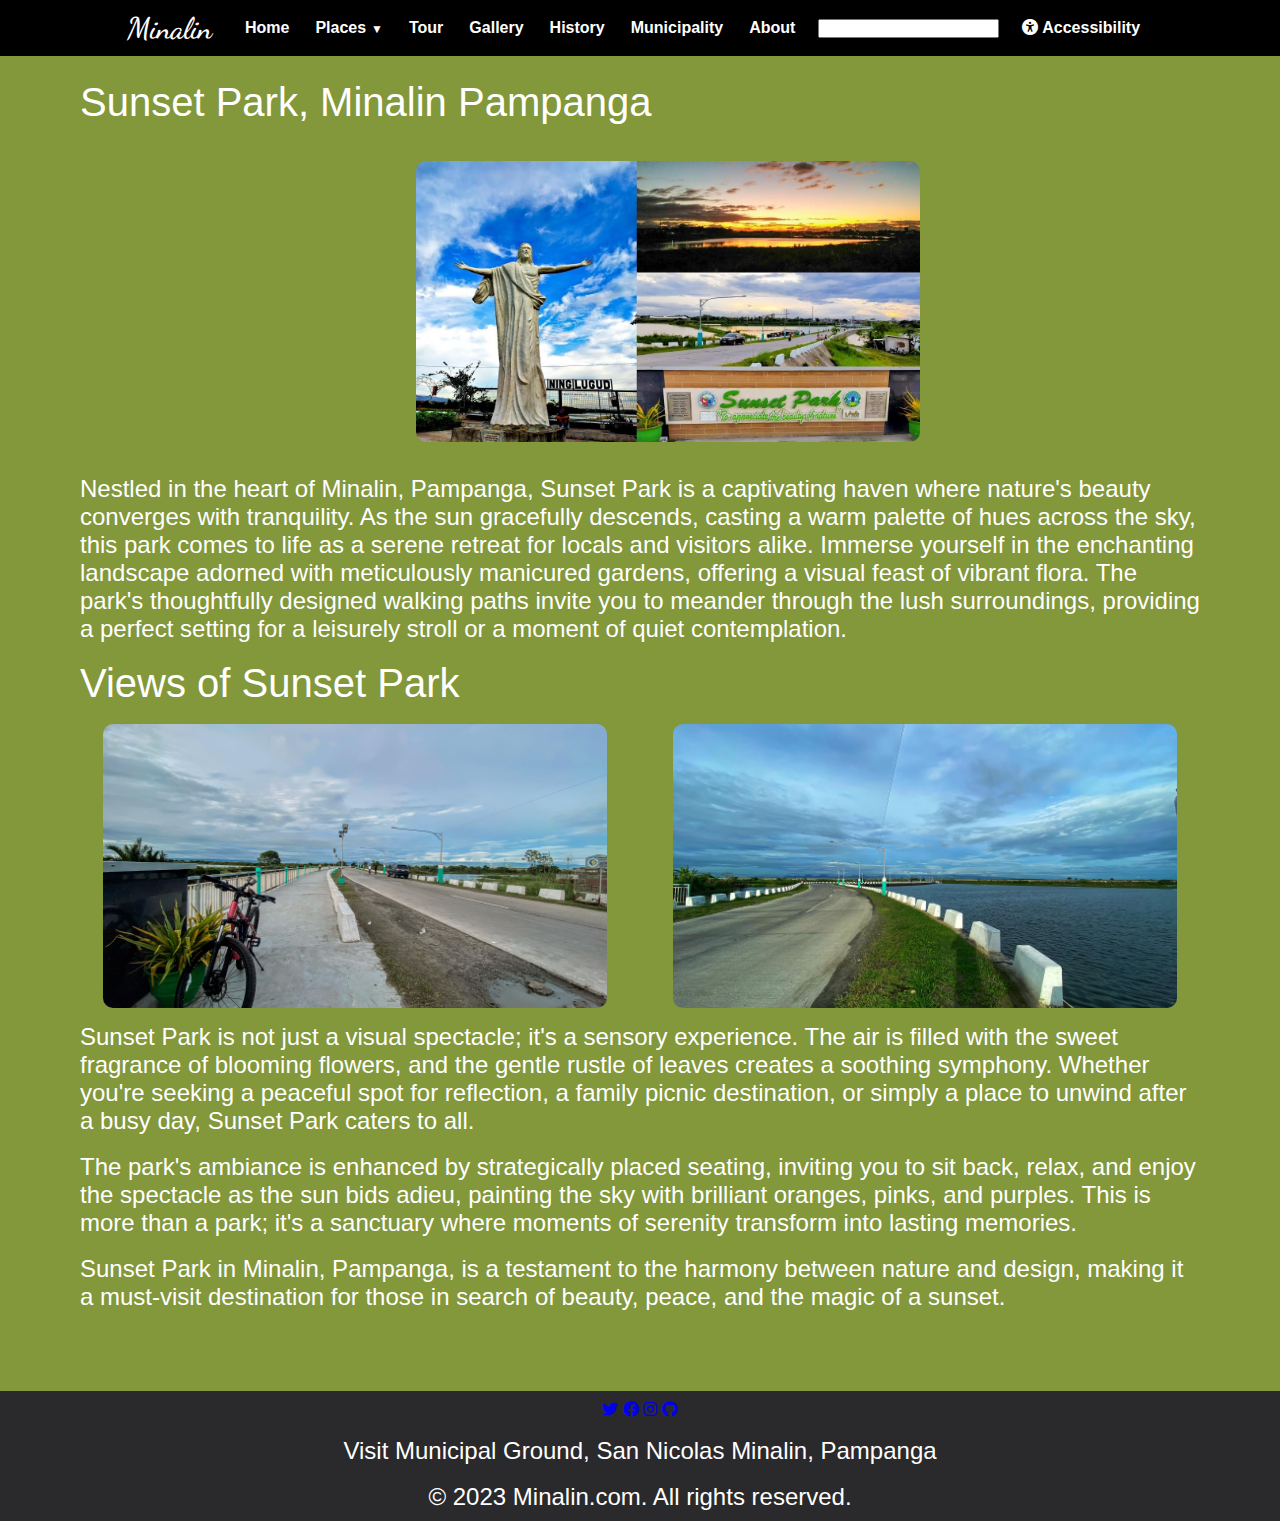
<file: park.html>
<html>
<head>
<meta charset="utf-8">
<meta name="viewport" content="width=device-width, initial scale=1.0">
<link rel="stylesheet" href="https://cdnjs.cloudflare.com/ajax/libs/font-awesome/6.4.2/css/all.min.css" integrity="sha512-z3gLpd7yknf1YoNbCzqRKc4qyor8gaKU1qmn+CShxbuBusANI9QpRohGBreCFkKxLhei6S9CQXFEbbKuqLg0DA==" crossorigin="anonymous" referrerpolicy="no-referrer" />
<link href="https://fonts.googleapis.com/css2?family=Dancing+Script&display=swap" rel="stylesheet">
<link rel="stylesheet" href="https://cdnjs.cloudflare.com/ajax/libs/font-awesome/6.0.0-beta3/css/all.min.css">
<link href='https://fonts.googleapis.com/css?family=Exo' rel='stylesheet'>
<link rel="stylesheet" href="styles.css">
<link rel="stylesheet" href="stylestour.css">
<link rel="stylesheet" href="styleschurch.css">
<title>Minalin</title>
</head>

<body>
  
    
    <main>
        <div class="container">
        <nav class="navbar" style="background-color: black;">
            <div class="logo" >
                <h2 style="margin-right: 20px; font-weight: lighter; font-size: 20px; font-family: 'Lobster', cursive;">
                    <a href="index.html" style="text-decoration: none; color: white;">Minalin</a>
                </h2>
            </div>
            <ul class="nav-links" id="navLinks" >
                
                <li><a  href="index.html" onclick="closeNav()">Home</a></li>
                <li class="has-submenu">
                    <a href="#places">Places<span class="arrow-icon">&#9660;</span></a>
                    <ul class="submenu">
                        <!-- <li class="has-submenu2">
                            <a href="#about1" class="has-arrow">Overview<span class="arrow-icon2"> &#9660;</span></a>
                            <ul class="submenu2">
                                <li><a href="#sub-item1">History</a></li>
                                <li><a href="#sub-item2">Vision, Mission, Core Values, and Mandate</a></li>
                            </ul>
                        </li> -->
                        <li><a href="church.html"   >Church</a></li>
                        <li><a href="park.html" class="active">Park</a></li>
                        <li><a href="restaurant.html">Restaurant</a></li>
                        <li><a href="coffeeshop.html">Coffee Shops</a></li>
                        <li><a href="localfood.html" >Local Food</a></li>
                    </ul>
                </li>
                <li><a href="tour.html" onclick="closeNav()" >Tour</a></li>
                <li><a href="gallery.html" onclick="closeNav()" >Gallery</a></li>
                <li><a href="history.html"  onclick="closeNav()" >History</a></li>
                <li><a href="municipal.html"  onclick="closeNav()">Municipality</a></li>
                <li><a href="about.html"  onclick="closeNav()" >About</a></li>
                <li  class="search"><input ></li>

                
            </ul>
            <div class="menu-container" >
                <div> <ul class="nav-links2" id="navLinks">

            <li class="has-submenu" onclick="toggleAccessibility()">
                <a style="color: white; " href="#portfolio"><span><i class="fa fa-universal-access fa-1x" ></i></span> Accessibility</a>
                <ul class="submenu" id="accessibilitySubmenu">
                    <li><a href="#accessibilitystatement2" onclick="toggleAccess2()">Accessibility Statement</a>
                        <div class="popup" id="popup-12">
                            <div class="overlay">
                                <div class="content">
                                    <div class="close-btn" onclick="toggleAccess2()">
                                        &times;
                                    </div>
                                    <textarea rows="10" cols="45"
                                        readonly>This website adopts the Web Content Accessibility Guidelines (WCAG 2.0) as the accessibility standard for all its related web development and services. WCAG 2.0 is also an international standard, ISO 40500. This certifies it as a stable and referenceable technical standard. 

                                        WCAG 2.0 contains 12 guidelines organized under 4 principles: Perceivable, Operable, Understandable, and Robust (POUR for short). There are testable success criteria for each guideline. Compliance to these criteria is measured in three levels: A, AA, or AAA. A guide to understanding and implementing Web Content Accessibility Guidelines 2.0 is available at: https://www.w3.org/TR/UNDERSTANDING-WCAG20/
                                        
                                        Accessibility Features
                                        
                                        Shortcut Keys Combination Activation Combination keys used for each browser.
                                        
                                            Chrome for Linux press (Alt+Shift+shortcut_key) 
                                            Chrome for Windows press (Alt+shortcut_key) 
                                            For Firefox press (Alt+Shift+shortcut_key) 
                                            For Internet Explorer press (Alt+Shift+shortcut_key) then press (enter)
                                            On Mac OS press (Ctrl+Opt+shortcut_key)
                                        
                                            Accessibility Statement (Combination + 0): Statement page that will show the available accessibility keys. 
                                            Home Page (Combination + H): Accessibility key for redirecting to homepage. 
                                            Main Content (Combination + R): Shortcut for viewing the content section of the current page. 
                                            FAQ (Combination + Q): Shortcut for FAQ page. 
                                            Contact (Combination + C): Shortcut for contact page or form inquiries. 
                                            Feedback (Combination + K): Shortcut for feedback page. 
                                            Site Map (Combination + M): Shortcut for site map (footer agency) section of the page. 
                                            Search (Combination + S): Shortcut for search page. 
                                        
                                        Press esc, or click the close the button to close this dialog box.</textarea>
                                </div>
                            </div>
                        </div>
                    </li>
                    <li>
                        <a href="#tts2" onclick="togglePopup2('textToSpeak2')">Text to Speech</a>
                        <div class="popup" id="popup-textToSpeak2">
                            <div class="overlay">
                                <div class="content">
                                    <div class="close-btn" onclick="togglePopup2('textToSpeak2')">
                                        &times;
                                    </div>
                                    <textarea id="textToSpeak2" rows="10" cols="45" placeholder="Type your text here..."></textarea>
                                    <button onClick="speakText2('textToSpeak2')">Speak</button>
                                </div>
                            </div>
                        </div>
                    </li>
                    
                    <li><a href="#highcontrast2" onclick="toggleHighContrast2()">High Contrast</a></li>
                </ul>
            </li>
        </ul></div>
                <div  class="menu-label" >Menu</div>
                <div class="hamburger-menu" onclick="toggleNav()">
                    <div class="bar"></div>
                    <div class="bar"></div>
                    <div class="bar"></div>
                </div>
            </div> 

            <ul class="nav-links" id="navLinks">

            <li class="has-submenu">
                <a style="color: white; " href="#portfolio"><span><i class="fa fa-universal-access fa-1x" ></i></span> Accessibility</a>
                <ul class="submenu">
                    <li><a href="#accessibilitystatement" onclick="toggleAccess()">Accessibility Statement</a>
                        <div class="popup" id="popup-1">
                            <div class="overlay">
                                <div class="content">
                                    <div class="close-btn" onclick="toggleAccess()">
                                        &times;
                                    </div>
                                    <textarea rows="10" cols="45"
                                        readonly>This website adopts the Web Content Accessibility Guidelines (WCAG 2.0) as the accessibility standard for all its related web development and services. WCAG 2.0 is also an international standard, ISO 40500. This certifies it as a stable and referenceable technical standard. 

                                        WCAG 2.0 contains 12 guidelines organized under 4 principles: Perceivable, Operable, Understandable, and Robust (POUR for short). There are testable success criteria for each guideline. Compliance to these criteria is measured in three levels: A, AA, or AAA. A guide to understanding and implementing Web Content Accessibility Guidelines 2.0 is available at: https://www.w3.org/TR/UNDERSTANDING-WCAG20/
                                        
                                        Accessibility Features
                                        
                                        Shortcut Keys Combination Activation Combination keys used for each browser.
                                        
                                            Chrome for Linux press (Alt+Shift+shortcut_key) 
                                            Chrome for Windows press (Alt+shortcut_key) 
                                            For Firefox press (Alt+Shift+shortcut_key) 
                                            For Internet Explorer press (Alt+Shift+shortcut_key) then press (enter)
                                            On Mac OS press (Ctrl+Opt+shortcut_key)
                                        
                                            Accessibility Statement (Combination + 0): Statement page that will show the available accessibility keys. 
                                            Home Page (Combination + H): Accessibility key for redirecting to homepage. 
                                            Main Content (Combination + R): Shortcut for viewing the content section of the current page. 
                                            FAQ (Combination + Q): Shortcut for FAQ page. 
                                            Contact (Combination + C): Shortcut for contact page or form inquiries. 
                                            Feedback (Combination + K): Shortcut for feedback page. 
                                            Site Map (Combination + M): Shortcut for site map (footer agency) section of the page. 
                                            Search (Combination + S): Shortcut for search page. 
                                        
                                        Press esc, or click the close the button to close this dialog box.</textarea>
                                </div>
                            </div>
                        </div>
                    </li>
                    <li>
                        <a href="#tts" onclick="togglePopup('textToSpeak')">Text to Speech</a>
                        <div class="popup" id="popup-textToSpeak">
                            <div class="overlay">
                                <div class="content">
                                    <div class="close-btn" onclick="togglePopup('textToSpeak')">
                                        &times;
                                    </div>
                                    <textarea id="textToSpeak" rows="10" cols="45" placeholder="Type your text here..."></textarea>
                                    <button onClick="speakText('textToSpeak')">Speak</button>
                                </div>
                            </div>
                        </div>
                    </li>
                    
                    <li><a href="#highcontrast" onclick="toggleHighContrast()">High Contrast</a></li>
                </ul>
            </li>
        </ul>

        </nav>

 
   
    
        <section class="placespage">
            <!-- Dito kayo mag code -->
            <h2 style="color: white;">Sunset Park, Minalin Pampanga</h2>
            <br>
            <br>
            <div class="image-container">
            <img class="profilechurch" src="images/ImageI.JPG" alt="Image 1" >
            </div>
            <br>
            <p>Nestled in the heart of Minalin, Pampanga, Sunset Park is a captivating haven where nature's beauty converges with tranquility. 
                As the sun gracefully descends, casting a warm palette of hues across the sky, this park comes to life as a serene retreat for locals and visitors alike.
                Immerse yourself in the enchanting landscape adorned with meticulously manicured gardens, offering a visual feast of vibrant flora. 
                The park's thoughtfully designed walking paths invite you to meander through the lush surroundings, providing a perfect setting for a leisurely stroll or a moment of quiet contemplation. 
            </p>
            <br>
            <h2 style="color: white;">Views of Sunset Park</h2>
                <br>
            <div class="image-container">   
            <img src="images/ImageC.jpg" alt="Image 2">
            <img class="profilechurch" src="images/ImageD.jpg" alt="Image 4">
            </div>
            <p>Sunset Park is not just a visual spectacle; it's a sensory experience.
                The air is filled with the sweet fragrance of blooming flowers, and the gentle rustle of leaves creates a soothing symphony.
                Whether you're seeking a peaceful spot for reflection, a family picnic destination, or simply a place to unwind after a busy day, Sunset Park caters to all.
            </p>
            <br>
            <p>The park's ambiance is enhanced by strategically placed seating, inviting you to sit back, relax, and enjoy the spectacle as the sun bids adieu, painting the sky with brilliant oranges, pinks, and purples.
                This is more than a park; it's a sanctuary where moments of serenity transform into lasting memories.
            </p>
            <br>
            <p>Sunset Park in Minalin, Pampanga, is a testament to the harmony between nature and design, making it a must-visit destination for those in search of beauty, peace, and the magic of a sunset.
            </p>
    
        </section>

          
          
            
    <footer class="foot1" style="background-color: #2A292B; color: white; text-align: center; padding: 10px;   font-family: 'Roboto', sans-serif; font-weight: lighter;
    ">
       
        <div class="social-icons" >
            <a href="https://twitter.com/your_twitter_username" height="500px" target="_blank" rel="noopener noreferrer">
                <i class="fab fa-twitter" ></i>
            </a>
            <a href="https://www.facebook.com/your_facebook_page" target="_blank" rel="noopener noreferrer">
                <i class="fab fa-facebook"></i>
            </a>
            <a href="https://www.instagram.com/your_instagram_username" target="_blank" rel="noopener noreferrer">
                <i class="fab fa-instagram"></i>
            </a>
            <a href="https://github.com/your_github_username" target="_blank" rel="noopener noreferrer">
                <i class="fab fa-github"></i>
            </a>

            <br>
            <br>
            <p><b>Visit</b> Municipal Ground, San Nicolas Minalin, Pampanga</p>
            <br>
            <p>&copy; 2023 Minalin.com. All rights reserved.</p>

        </div>
    </footer>

    </div>
    </main>


    
 

    <script>
            function toggleNav() {
    var navLinks = document.getElementById("navLinks");
    navLinks.classList.toggle("active");
    var navLinksContainer = document.querySelector(".nav-links-container");
    navLinksContainer.classList.toggle("active");
}

function toggleAccessibility() {
    var submenu = document.getElementById("accessibilitySubmenu");
    if (submenu.style.display === "none") {
        submenu.style.display = "block";
    } else {
        submenu.style.display = "none";
    }
}


function toggleAccess() {
            document.getElementById("popup-1").classList.toggle("active");
        }

        function togglePopup(popupId) {
    var popup = document.getElementById("popup-" + popupId);
    popup.classList.toggle("active");
}

function speakText(textAreaId) {
    var textToSpeak = document.getElementById(textAreaId).value;

    // Check if the browser supports the SpeechSynthesis API
    if ('speechSynthesis' in window) {
        var synthesis = window.speechSynthesis;
        var utterance = new SpeechSynthesisUtterance(textToSpeak);

        // You can customize voice, rate, pitch, etc. if needed
        utterance.voice = synthesis.getVoices()[0];
        utterance.rate = 1.0;
        utterance.pitch = 1.0;

        synthesis.speak(utterance);
    } else {
        alert('Sorry, your browser does not support the SpeechSynthesis API.');
    }
}


        function toggleHighContrast() {
            document.body.classList.toggle("high-contrast");
        }


        // 2nd


    

        function toggleAccess2() {
    document.getElementById("popup-12").classList.toggle("active");
}

function togglePopup2(popupId) {
    var popup = document.getElementById("popup-" + popupId);
    popup.classList.toggle("active");
}

function speakText2(textAreaId) {
    var textToSpeak = document.getElementById(textAreaId).value;

    if ('speechSynthesis' in window) {
        var synthesis = window.speechSynthesis;
        var utterance = new SpeechSynthesisUtterance(textToSpeak);

        utterance.voice = synthesis.getVoices()[0];
        utterance.rate = 1.0;
        utterance.pitch = 1.0;

        synthesis.speak(utterance);
    } else {
        alert('Sorry, your browser does not support the SpeechSynthesis API.');
    }
}

function toggleHighContrast2() {
    document.body.classList.toggle("high-contrast");
}

    </script>

<script>
   
    function goToSection(sectionNumber) {
    document.querySelectorAll("section").forEach((section, index) => {
      section.style.display =
        index + 1 === sectionNumber ? "block" : "none";
    });
  }

  document.getElementById('logo-link').addEventListener('click', function() {
    window.location.href = 'Minalin.html'; 
});

function toggleSections() {
        var sections = document.querySelectorAll('.main-bg2');

        sections.forEach(function(section) {
            if (section.style.display === 'none' || section.style.display === '') {
                section.style.display = 'block';
            } else {
                section.style.display = 'none';
            }
        });
    }
    
</script>

</body>
</html>
</file>
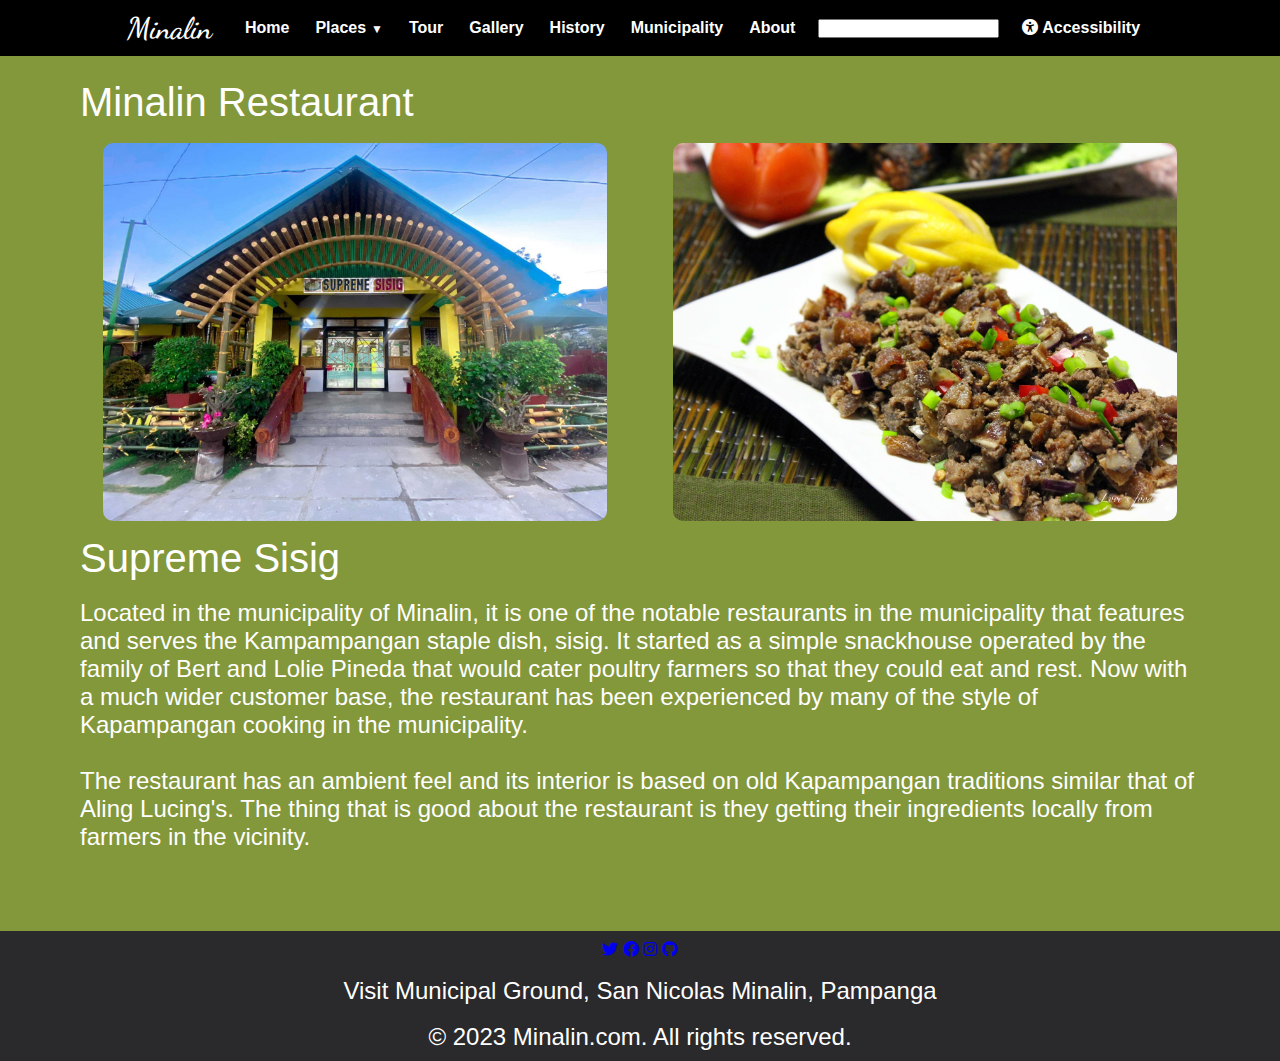
<file: restaurant.html>
<html>
<head>
<meta charset="utf-8">
<meta name="viewport" content="width=device-width, initial scale=1.0">
<link rel="stylesheet" href="https://cdnjs.cloudflare.com/ajax/libs/font-awesome/6.4.2/css/all.min.css" integrity="sha512-z3gLpd7yknf1YoNbCzqRKc4qyor8gaKU1qmn+CShxbuBusANI9QpRohGBreCFkKxLhei6S9CQXFEbbKuqLg0DA==" crossorigin="anonymous" referrerpolicy="no-referrer" />
<link href="https://fonts.googleapis.com/css2?family=Dancing+Script&display=swap" rel="stylesheet">
<link rel="stylesheet" href="https://cdnjs.cloudflare.com/ajax/libs/font-awesome/6.0.0-beta3/css/all.min.css">
<link href='https://fonts.googleapis.com/css?family=Exo' rel='stylesheet'>
<link rel="stylesheet" href="styles.css">
<link rel="stylesheet" href="stylestour.css">
<link rel="stylesheet" href="styleschurch.css">
<title>Minalin</title>
</head>

<body>
  
    
    <main>
        <div class="container">
        <nav class="navbar" style="background-color: black;">
            <div class="logo" >
                <h2 style="margin-right: 20px; font-weight: lighter; font-size: 20px; font-family: 'Lobster', cursive;">
                    <a href="index.html" style="text-decoration: none; color: white;">Minalin</a>
                </h2>
            </div>
            <ul class="nav-links" id="navLinks" >
                
                <li><a  href="index.html" onclick="closeNav()">Home</a></li>
                <li class="has-submenu">
                    <a href="#places">Places<span class="arrow-icon">&#9660;</span></a>
                    <ul class="submenu">
                        <!-- <li class="has-submenu2">
                            <a href="#about1" class="has-arrow">Overview<span class="arrow-icon2"> &#9660;</span></a>
                            <ul class="submenu2">
                                <li><a href="#sub-item1">History</a></li>
                                <li><a href="#sub-item2">Vision, Mission, Core Values, and Mandate</a></li>
                            </ul>
                        </li> -->
                        <li><a href="church.html"   >Church</a></li>
                        <li><a href="park.html" >Park</a></li>
                        <li><a href="restaurant.html" class="active">Restaurant</a></li>
                        <li><a href="coffeeshop.html">Coffee Shops</a></li>
                        <li><a href="localfood.html" >Local Food</a></li>
                    </ul>
                </li>
                <li><a href="tour.html" onclick="closeNav()" >Tour</a></li>
                <li><a href="gallery.html" onclick="closeNav()" >Gallery</a></li>
                <li><a href="history.html"  onclick="closeNav()" >History</a></li>
                <li><a href="municipal.html"  onclick="closeNav()">Municipality</a></li>
                <li><a href="about.html"  onclick="closeNav()" >About</a></li>
                <li  class="search"><input ></li>

                
            </ul>
            <div class="menu-container" >
                <div> <ul class="nav-links2" id="navLinks">

            <li class="has-submenu" onclick="toggleAccessibility()">
                <a style="color: white; " href="#portfolio"><span><i class="fa fa-universal-access fa-1x" ></i></span> Accessibility</a>
                <ul class="submenu" id="accessibilitySubmenu">
                    <li><a href="#accessibilitystatement2" onclick="toggleAccess2()">Accessibility Statement</a>
                        <div class="popup" id="popup-12">
                            <div class="overlay">
                                <div class="content">
                                    <div class="close-btn" onclick="toggleAccess2()">
                                        &times;
                                    </div>
                                    <textarea rows="10" cols="45"
                                        readonly>This website adopts the Web Content Accessibility Guidelines (WCAG 2.0) as the accessibility standard for all its related web development and services. WCAG 2.0 is also an international standard, ISO 40500. This certifies it as a stable and referenceable technical standard. 

                                        WCAG 2.0 contains 12 guidelines organized under 4 principles: Perceivable, Operable, Understandable, and Robust (POUR for short). There are testable success criteria for each guideline. Compliance to these criteria is measured in three levels: A, AA, or AAA. A guide to understanding and implementing Web Content Accessibility Guidelines 2.0 is available at: https://www.w3.org/TR/UNDERSTANDING-WCAG20/
                                        
                                        Accessibility Features
                                        
                                        Shortcut Keys Combination Activation Combination keys used for each browser.
                                        
                                            Chrome for Linux press (Alt+Shift+shortcut_key) 
                                            Chrome for Windows press (Alt+shortcut_key) 
                                            For Firefox press (Alt+Shift+shortcut_key) 
                                            For Internet Explorer press (Alt+Shift+shortcut_key) then press (enter)
                                            On Mac OS press (Ctrl+Opt+shortcut_key)
                                        
                                            Accessibility Statement (Combination + 0): Statement page that will show the available accessibility keys. 
                                            Home Page (Combination + H): Accessibility key for redirecting to homepage. 
                                            Main Content (Combination + R): Shortcut for viewing the content section of the current page. 
                                            FAQ (Combination + Q): Shortcut for FAQ page. 
                                            Contact (Combination + C): Shortcut for contact page or form inquiries. 
                                            Feedback (Combination + K): Shortcut for feedback page. 
                                            Site Map (Combination + M): Shortcut for site map (footer agency) section of the page. 
                                            Search (Combination + S): Shortcut for search page. 
                                        
                                        Press esc, or click the close the button to close this dialog box.</textarea>
                                </div>
                            </div>
                        </div>
                    </li>
                    <li>
                        <a href="#tts2" onclick="togglePopup2('textToSpeak2')">Text to Speech</a>
                        <div class="popup" id="popup-textToSpeak2">
                            <div class="overlay">
                                <div class="content">
                                    <div class="close-btn" onclick="togglePopup2('textToSpeak2')">
                                        &times;
                                    </div>
                                    <textarea id="textToSpeak2" rows="10" cols="45" placeholder="Type your text here..."></textarea>
                                    <button onClick="speakText2('textToSpeak2')">Speak</button>
                                </div>
                            </div>
                        </div>
                    </li>
                    
                    <li><a href="#highcontrast2" onclick="toggleHighContrast2()">High Contrast</a></li>
                </ul>
            </li>
        </ul></div>
                <div  class="menu-label" >Menu</div>
                <div class="hamburger-menu" onclick="toggleNav()">
                    <div class="bar"></div>
                    <div class="bar"></div>
                    <div class="bar"></div>
                </div>
            </div> 

            <ul class="nav-links" id="navLinks">

            <li class="has-submenu">
                <a style="color: white; " href="#portfolio"><span><i class="fa fa-universal-access fa-1x" ></i></span> Accessibility</a>
                <ul class="submenu">
                    <li><a href="#accessibilitystatement" onclick="toggleAccess()">Accessibility Statement</a>
                        <div class="popup" id="popup-1">
                            <div class="overlay">
                                <div class="content">
                                    <div class="close-btn" onclick="toggleAccess()">
                                        &times;
                                    </div>
                                    <textarea rows="10" cols="45"
                                        readonly>This website adopts the Web Content Accessibility Guidelines (WCAG 2.0) as the accessibility standard for all its related web development and services. WCAG 2.0 is also an international standard, ISO 40500. This certifies it as a stable and referenceable technical standard. 

                                        WCAG 2.0 contains 12 guidelines organized under 4 principles: Perceivable, Operable, Understandable, and Robust (POUR for short). There are testable success criteria for each guideline. Compliance to these criteria is measured in three levels: A, AA, or AAA. A guide to understanding and implementing Web Content Accessibility Guidelines 2.0 is available at: https://www.w3.org/TR/UNDERSTANDING-WCAG20/
                                        
                                        Accessibility Features
                                        
                                        Shortcut Keys Combination Activation Combination keys used for each browser.
                                        
                                            Chrome for Linux press (Alt+Shift+shortcut_key) 
                                            Chrome for Windows press (Alt+shortcut_key) 
                                            For Firefox press (Alt+Shift+shortcut_key) 
                                            For Internet Explorer press (Alt+Shift+shortcut_key) then press (enter)
                                            On Mac OS press (Ctrl+Opt+shortcut_key)
                                        
                                            Accessibility Statement (Combination + 0): Statement page that will show the available accessibility keys. 
                                            Home Page (Combination + H): Accessibility key for redirecting to homepage. 
                                            Main Content (Combination + R): Shortcut for viewing the content section of the current page. 
                                            FAQ (Combination + Q): Shortcut for FAQ page. 
                                            Contact (Combination + C): Shortcut for contact page or form inquiries. 
                                            Feedback (Combination + K): Shortcut for feedback page. 
                                            Site Map (Combination + M): Shortcut for site map (footer agency) section of the page. 
                                            Search (Combination + S): Shortcut for search page. 
                                        
                                        Press esc, or click the close the button to close this dialog box.</textarea>
                                </div>
                            </div>
                        </div>
                    </li>
                    <li>
                        <a href="#tts" onclick="togglePopup('textToSpeak')">Text to Speech</a>
                        <div class="popup" id="popup-textToSpeak">
                            <div class="overlay">
                                <div class="content">
                                    <div class="close-btn" onclick="togglePopup('textToSpeak')">
                                        &times;
                                    </div>
                                    <textarea id="textToSpeak" rows="10" cols="45" placeholder="Type your text here..."></textarea>
                                    <button onClick="speakText('textToSpeak')">Speak</button>
                                </div>
                            </div>
                        </div>
                    </li>
                    
                    <li><a href="#highcontrast" onclick="toggleHighContrast()">High Contrast</a></li>
                </ul>
            </li>
        </ul>

        </nav>



        <section class="placespage">
            <!-- Dito kayo mag code -->
            <h2 style="color: white;">Minalin Restaurant</h2>
            <br>

            <div class="image-container">   
            <img  src="images/Restaurant 1.jpg" alt="Image 1">
            <img class="profilechurch" src="images/Food 1.jpg" alt="Image 2">
            </div>

            <h2 style="color: white;">Supreme Sisig</h2>
            <br>
            <p>
              Located in the municipality of Minalin, it is one of the notable restaurants in the municipality 
              that features and serves the Kampampangan staple dish, sisig. It started as a simple snackhouse operated by the family of
              Bert and Lolie Pineda that would cater poultry farmers so that they could eat and rest. Now with a much wider customer base, the restaurant
              has been experienced by many of the style of Kapampangan cooking in the municipality.
            <br>
            <br>
            <p>
              The restaurant has an ambient feel and its interior is based on old Kapampangan traditions similar that
              of Aling Lucing's. The thing that is good about the restaurant is they getting their ingredients locally from farmers in the vicinity.
            </p>
    
        </section>

          
          
            
    <footer class="foot1" style="background-color: #2A292B; color: white; text-align: center; padding: 10px;   font-family: 'Roboto', sans-serif; font-weight: lighter;
    ">
       
        <div class="social-icons" >
            <a href="https://twitter.com/your_twitter_username" height="500px" target="_blank" rel="noopener noreferrer">
                <i class="fab fa-twitter" ></i>
            </a>
            <a href="https://www.facebook.com/your_facebook_page" target="_blank" rel="noopener noreferrer">
                <i class="fab fa-facebook"></i>
            </a>
            <a href="https://www.instagram.com/your_instagram_username" target="_blank" rel="noopener noreferrer">
                <i class="fab fa-instagram"></i>
            </a>
            <a href="https://github.com/your_github_username" target="_blank" rel="noopener noreferrer">
                <i class="fab fa-github"></i>
            </a>

            <br>
            <br>
            <p><b>Visit</b> Municipal Ground, San Nicolas Minalin, Pampanga</p>
            <br>
            <p>&copy; 2023 Minalin.com. All rights reserved.</p>

        </div>
    </footer>

    </div>
    </main>


    
 

    <script>
            function toggleNav() {
    var navLinks = document.getElementById("navLinks");
    navLinks.classList.toggle("active");
    var navLinksContainer = document.querySelector(".nav-links-container");
    navLinksContainer.classList.toggle("active");
}


function toggleAccessibility() {
    var submenu = document.getElementById("accessibilitySubmenu");
    if (submenu.style.display === "none") {
        submenu.style.display = "block";
    } else {
        submenu.style.display = "none";
    }
}


function toggleAccess() {
            document.getElementById("popup-1").classList.toggle("active");
        }

        function togglePopup(popupId) {
    var popup = document.getElementById("popup-" + popupId);
    popup.classList.toggle("active");
}

function speakText(textAreaId) {
    var textToSpeak = document.getElementById(textAreaId).value;

    // Check if the browser supports the SpeechSynthesis API
    if ('speechSynthesis' in window) {
        var synthesis = window.speechSynthesis;
        var utterance = new SpeechSynthesisUtterance(textToSpeak);

        // You can customize voice, rate, pitch, etc. if needed
        utterance.voice = synthesis.getVoices()[0];
        utterance.rate = 1.0;
        utterance.pitch = 1.0;

        synthesis.speak(utterance);
    } else {
        alert('Sorry, your browser does not support the SpeechSynthesis API.');
    }
}


        function toggleHighContrast() {
            document.body.classList.toggle("high-contrast");
        }


        // 2nd


    

        function toggleAccess2() {
    document.getElementById("popup-12").classList.toggle("active");
}

function togglePopup2(popupId) {
    var popup = document.getElementById("popup-" + popupId);
    popup.classList.toggle("active");
}

function speakText2(textAreaId) {
    var textToSpeak = document.getElementById(textAreaId).value;

    if ('speechSynthesis' in window) {
        var synthesis = window.speechSynthesis;
        var utterance = new SpeechSynthesisUtterance(textToSpeak);

        utterance.voice = synthesis.getVoices()[0];
        utterance.rate = 1.0;
        utterance.pitch = 1.0;

        synthesis.speak(utterance);
    } else {
        alert('Sorry, your browser does not support the SpeechSynthesis API.');
    }
}

function toggleHighContrast2() {
    document.body.classList.toggle("high-contrast");
}

    </script>

<script>
   
    function goToSection(sectionNumber) {
    document.querySelectorAll("section").forEach((section, index) => {
      section.style.display =
        index + 1 === sectionNumber ? "block" : "none";
    });
  }

  document.getElementById('logo-link').addEventListener('click', function() {
    window.location.href = 'Minalin.html'; 
});

function toggleSections() {
        var sections = document.querySelectorAll('.main-bg2');

        sections.forEach(function(section) {
            if (section.style.display === 'none' || section.style.display === '') {
                section.style.display = 'block';
            } else {
                section.style.display = 'none';
            }
        });
    }
    
</script>

</body>
</html>
</file>
<file: styles.css>
* {
  margin: 0;
  padding: 0;
  box-sizing: border-box;
  font-family: 'Roboto', sans-serif;
  list-style: none;
  text-decoration: none;
  font-weight: lighter;
}

  div {
    display: block;
  }
  
  .container {
    max-width: auto;
    margin: 0; 
    padding: 0; 

  }

  .container-page
  {
    display: flex;
    justify-content: center; 
    align-items: center; 
    box-sizing: border-box; 
    padding: 50px;
    transform: translate(-0%, -0%); 
    
  }


.navbar {
    display: flex;
    justify-content: center; 
    align-items: center;
    position: fixed;
    top: 0;
    left: 0;
    right: 0;
    background-color: #f7f7f7;
    z-index: 100;
    transition: background-color 0.3s;
    padding: 10px 20px;
  }
  
  
  .logo {
    display: flex; 
    align-items: left;
    color: black;
    
  }
  
  .logo h2 {
    margin-right: 20px;
    font-weight: bold;
    font-size: 30px;
    font-family: 'Dancing Script', cursive; 
  }

  .logo h2 a {
    font-family: 'Dancing Script', cursive; 
    font-weight: 600;
    font-size: 30px;

  }
  
  .nav-links {
    list-style: none;
    display: flex;
    color: black;
    font-size: auto;

  }
  
  .nav-links a {
    text-decoration: none;
    color: white;
    transition: color 0.3s;
    border: 1px solid transparent;
    padding: 12px;
    font-family: 'Roboto', sans-serif;
    margin: 0;
    font-weight: 550;
    /* border: 0.5px solid rgb(155, 155, 155); */
   

    
  }
  .nav-links li a {
    color: white;
  }
  
  .nav-links a:hover {

    background-color: rgb(155, 155, 155);

  }
  .nav-links a.active {
    background-color: rgba(187, 187, 187, 0.491);
    
}
  
  
.hamburger-menu {
    display: none; 
    flex-direction: column;
    cursor: pointer;
    padding: 10px;
  }
  
  .bar {
    width: 25px;
    height: 3px;
    background-color: white;
    margin: 3px 0;
  }
  .menu-container {
    display: flex;
    align-items: center;

}

.menu-label {
    margin-right: 5px;
    color: white;
    display: none;
}


.has-submenu {
  position: relative;
}

.submenu {

  display: none;
  position: absolute;
  top: 100%;
  left: 0;
  background-color: white; 
  margin-top: 8px;
  list-style: none;
  z-index: 1; 
}

.has-submenu:hover .submenu {
  display: none;
}

.submenu li {
  margin: 0;
  padding: 0;
  font-weight: lighter;
  
}

.submenu a {
  display: block;
  text-decoration: none;
  color: black;
  padding: 10px 10px;
  
}

.submenu a:hover {
  background-color: #333; 
  color: white;
}

.arrow-icon {
  margin-left: 5px; 
    font-size: 12px;
}

.has-submenu2 {
  position: relative;
}

.submenu2 {
  display: none;
  position: absolute;
  top: 0;
  left: 100%;
  background-color: white;
  border: 1px solid #333; 

  list-style: none;
  z-index: 1;
}

.has-submenu2:hover .submenu2 {
  display: block;
}

.submenu2 li {
  margin: 0;
  font-weight: lighter;
}

.submenu2 a {
  display: block;
  text-decoration: none;
  color: black;
  padding: 10px 10px; 
  white-space: nowrap;
  overflow: hidden;
  text-overflow: ellipsis;
}

.submenu2 a:hover {
  background-color: #333; 
  color: white; 
}

.has-arrow .arrow-icon {

  font-size: 12px; 
  transform: rotate(90deg); 
  display: inline-block;
}

.search{
  margin-left: 10px;
  margin-right: 10px;

}

.nav-links2 {
  display: none;
}

@media (max-width: 1169px)  {
  .nav-links2 {
    display: block;
  }
  
  .has-submenu:hover .submenu {
    display: none;
  }

  .submenu{
    transform: translate(-0%, -15%); /* Center the submenu both horizontally and vertically */
    border: 2px solid black;
    margin-top: 40px;

  }
  .submenu2 {
    position: absolute; /* Position submenu absolutely relative to the parent */
    border: 0px;
    transform: translate(-165%, -50%); /* Center the submenu both horizontally and vertically */
    border: 2px solid black;

  }

  .navbar {
    display: flex;
    justify-content: space-between;
  }

  .nav-links {
    display: none;
  }



  .hamburger-menu {
    font-size: 16px;
    cursor: pointer;
    display: flex;

    text-align: right;

  }

  .nav-links{
    display: none;

  }

  .nav-links.active {
    display: flex;
    flex-direction: column;
    position: absolute;
    top: 59px;
    right: 0; 
    background-color: black;
    width: auto;
    text-align: left; 
    margin-top: 5px;
    border: 0;
    border: 2px solid black;

  }

  .nav-links.active li {
    padding: 10px 20px; 

  }

  .nav-links a.active {
    background-color: black;
    color: white;
}

.nav-links a:hover {

  background-color: black;
  color: white;



  
}
  .nav-links a {
    display: block;
    color: black;
    text-decoration: none;
    padding: 0px 0;
    border: 0;
  }
}


@media (max-width: 768px) {
  .history-info {
    text-align: center;
    width: auto;
  }
  .history-info p {
    font-size: 10px;
    text-align: justify;
  }
  .gallery-item img{
    width: 200px;
  }
  .nav-links2 {
    display: block;
  }
  
  .has-submenu:hover .submenu {
    display: none;
  }

  .submenu{
    transform: translate(-0%, -15%); /* Center the submenu both horizontally and vertically */
    border: 2px solid black;
    padding: 0px;
    margin-top: 40px;

  }
  .submenu2 {
    position: absolute; /* Position submenu absolutely relative to the parent */
    border: 0px;
    transform: translate(-165%, -50%); /* Center the submenu both horizontally and vertically */
    border: 2px solid black;
    padding: 0px;

  }
  
  .navbar {
    display: flex;
    justify-content: space-between;

  }


  .nav-links li {
    font-size: 10px;
    padding: 0px 0px;

  }



  .hamburger-menu {
    font-size: 16px;
    cursor: pointer;
    display: flex;

    text-align: right;

  }

  .nav-links{
    display: none;

  }

  .nav-links.active {
    display: flex;
    flex-direction: column;
    position: absolute;
    top: 59px;
    right: 0; 
    background-color: black;
    width: auto;
    text-align: left; 
    margin-top: 5px;
    border: 0;
    border: 2px solid black;

  }

  .nav-links.active li {
    padding: 10px 10px; 

  }

  .nav-links a.active {
    background-color: black;
    color: white;
}

.nav-links a:hover {

  background-color: black;
  color: white;



  
}

  .nav-links a {
    display: block;
    color: white;
    text-decoration: none;
    padding: auto;
    border: 0;
  }
}

@media (max-width: 360px) {

  .submenu{
    transform: translate(-15%, -15%); /* Center the submenu both horizontally and vertically */
    border: 2px solid black;
    padding: 0px 3px;


  }
  .submenu2 {
    position: absolute; /* Position submenu absolutely relative to the parent */
    border: 0px;
    transform: translate(-145%, 0%); /* Center the submenu both horizontally and vertically */
    border: 2px solid black;
    padding: 0px;

  }

  .search{
    display: none;
  }
  .nav-links li {
    font-size: 10px;
    padding: 0px;
  }

  .hamburger-menu {
    font-size: 16px;
    cursor: pointer;
    display: flex;
    text-align: right;
  }

  .nav-links {
    display: none;
    padding: 14px;
  }

  .nav-links.active {
    display: flex;
    flex-direction: column;
    position: absolute;
    top: 59px;
    right: 0;
    background-color: black;
    width: auto;
    text-align: left;
    margin-top: 5px;
    border: 0;
    border: 2px solid black;
  }

  .nav-links.active li {
    padding: 6px 10px;
  }

  .nav-links a.active {
    background-color: black;
    color: white;
  }

  .nav-links a:hover {
    background-color: black;
    color: white;
  }

}


.popup .overlay {
  position: fixed;
  top: 0px;
  left: 0px;
  width: 100vw;
  height: 100vh;
  background-color: rgba(0, 0, 0, 0.7);
  z-index: 1;
  display: none;
}

.popup .content {
  position: absolute;
  top: 50%;
  left: 50%;
  transform: translate(-50%, -50%) scale(0);
  background: #fff;
  width: 450px;
  height: 220px;
  z-index: 2;
  text-align: center;
  padding: 20px;
  box-sizing: border-box;
  
}

.popup .close-btn {
  cursor: pointer;
  position: absolute;
  right: 20px;
  top: 20px;
  width: 30px;
  height: 30px;
  background-color: #222;
  color: #fff;
  font-size: 25px;
  font-weight: 600;
  line-height: 30px;
  text-align: center;
  border-radius: 50%;
}

.popup.active .overlay {
  display: block;
}

.popup.active .content {
  transition: all 300ms ease-in-out;
  transform: translate(-50%, -50%) scale(1);
}

@media (max-width: 768px) {
 .popup .overlay {
    width: 90%; /* Adjust width for smaller screens */
    max-width: 300px; /* Max width for smaller screens */
    height: auto; /* Allow the height to adjust based on content */
    padding: 15px; /* Adjust padding for smaller screens */
    top: 50%; /* Reposition to the center vertically */
    left: 50%; /* Reposition to the center horizontally */
    transform: translate(-100%, 600%) scale(1);
  }

  .popup .close-btn {
    font-size: 10px; /* Adjust close button size for smaller screens */
    width: 25px;
    height: 25px;
    line-height: 25px;
    right: 15px;
    top: 15px;
  }
}

@media (max-width: 1169px) {
  .popup .overlay {
     width: 90%; /* Adjust width for smaller screens */
     max-width: 300px; /* Max width for smaller screens */
     height: auto; /* Allow the height to adjust based on content */
     padding: 15px; /* Adjust padding for smaller screens */
     top: 50%; /* Reposition to the center vertically */
     left: 50%; /* Reposition to the center horizontally */
     transform: translate(-100%, 600%) scale(1);
    }
 
   .popup .close-btn {
     font-size: 10px; /* Adjust close button size for smaller screens */
     width: 15px;
     height: 15px;
     line-height: 25px;
     right: 15px;
     top: 15px;
   }

   .close-btn {
    margin-right: 29px;
   }
 }


.has-submenu {
  position: relative;
}

.submenu {
  display: none;
  position: absolute;
  top: 100%;
  left: 0;
  background-color: black;
  color: white;
  /* margin-top: 10px; */
  list-style: none;
  z-index: 1;
}


.has-submenu:hover .submenu {
  display: block;
  background-color: #000;
}

.fa-universal-access:hover  {
  pointer-events: none;

}

.submenu li {
  margin: 0;
  padding: 0;
  font-weight: lighter;

}

.submenu a {
  display: block;
  text-decoration: none;
  color: white;
  padding: 10px 10px;

}

.submenu a:hover {
  background-color: #333;
  color: white;
}

.arrow-icon {
  margin-left: 5px;
  font-size: 12px;
}

.has-submenu2 {
  position: relative;
}

.submenu2 {
  display: none;
  position: absolute;
  top: 0;
  left: 100%;
  background-color: white;
  border: 1px solid #333;

  list-style: none;
  z-index: 1;
}

.has-submenu2:hover .submenu2 {
  display: block;
}

.submenu2 li {
  margin: 0;
  font-weight: lighter;
}

.submenu2 a {
  display: block;
  text-decoration: none;
  color: black;
  padding: 10px 10px;
  white-space: nowrap;
  overflow: hidden;
  text-overflow: ellipsis;
}

.submenu2 a:hover {
  background-color: #333;
  color: white;
}

body.high-contrast {
  /* display: flex; */
  filter: invert(100%);
  /* margin-top: 0px; */
  background-color: black;
}



.container-page2
{
  display: flex;
  justify-content: center; 
  align-items: center; 
  box-sizing: border-box; 
  padding: 50px;
  transform: translate(-0%, -0%); 
  
}

/* CSS ng Landing Page */
.landingpage {
  /* background-color: #83973B; */
  padding: 80px;
  border: 0;
  display: flex;
  flex-wrap: wrap;
  align-items: center;
  height: 100%;
  width: 100%;
  background-image: url('images/ImageF.jpg'); 
  background-size: cover; 
  background-repeat: no-repeat; 
  background-attachment: fixed; 
}

.landingpage2 {
  background-color: #83973B;
  padding: 80px;
  border: 0;
  /* display: flex; */
  flex-wrap: wrap;
  align-items: center;
  /* height: 100%; */
  width: 100%;
}

.left-content {
  flex: 1;
  padding: 20px;
  margin-top: 75px;
}

.left-content h1{
  color: white;
  font-size: 100px;

}

.left-content2 {
  margin: 0;
  padding: 0;
  margin-left: 150px;
}

.left-content2 h1{
  color: white;
  font-size: 25px;
  font-weight: bold;

}

.right-content {
  flex: 1;
  padding: 20px;
  text-align: center; 
  margin-top: 75px;

  
}
.video-element {
  width: 100%;
  height: 55%;
  border-radius: 10px;
  object-fit: cover; 

}

.explore-button {
  background-color: #333;
  color: white;
  /* border: none; */
  padding: 10px 20px;
  font-size: 16px;
  cursor: pointer;
  transition: background-color 0.3s ease, color 0.3s ease;
  border-radius: 20px;
}

.explore-button:hover {
  background-color: white;
  color: #333;

}

.picture-gallery {
  display: flex;
  flex-wrap: wrap;
  justify-content: center;
  align-items: center;
  width: 100%;
  /* height: 70%; */
}
.picture-gallery img {
  width: 250px; /* Adjust size as needed */
  height: 250px; /* Adjust size as needed */
  margin: 10px; /* Adjust as needed for spacing */
  /* border: 2.5px solid white; */
  box-shadow: 0 0 10px rgba(0, 0, 0, 0.1);
  border-radius: 5px;

}
.picture-gallery img:hover {
  animation: darkenImage 0.3s forwards; /* Applying the animation on hover */
  box-shadow: 0 0 20px rgba(0, 0, 0, 0.3); /* Adjusted box shadow for lighting change on hover */
}

@keyframes darkenImage {
  from {
    filter: brightness(100%); /* Starting brightness */
  }
  to {
    filter: brightness(80%); /* Darkened brightness on hover */
  }
}

.LPButtons{
  display: flex;
  flex-wrap: wrap;
  justify-content: center;
  align-items: center;
  width: 100%;
  height: 35%;
}

.LPButtons button {
  margin: 5px; /* Adjust the margin to provide space around each button */
  background-color: #fff;
  /* color: #333; */
  padding: 8px 16px;
  border-radius: 25px;
  border: solid white;
  cursor: pointer;
  transition: background-color 0.3s, color 0.3s;
  height: 50px;
  width: 250px;
  font-family: 'Roboto', sans-serif;
  font-weight: bold;
}

.LPButtons button:hover {
  background-color: #333;
  color: #fff;
  border: solid #333;
}

.contact-form {
  max-width: 400px;
  margin: 0 auto;
}

.form-group {
  margin-bottom: 20px;
}

input[type="text"],
input[type="email"],
textarea {
  width: 75%;
  padding: 10px;
  border: 1px solid #ccc;
  border-radius: 5px;
}

input[type="submit"] {
  width: 75%;
  padding: 10px;
  border: none;
  border-radius: 5px;
  background-color: #007bff;
  color: white;
  cursor: pointer;
}
input[type="submit"]:hover {
  background-color: #0056b3;
}


@media (max-width: 768px) {

  .LPButtons{
    display: none;
    width: 80%;
  }
  .landingpage {
      flex-direction: column;
      flex-wrap: nowrap;
      /* height: 225vh; */
  }

  .landingpage2 {
    flex-direction: column;
    flex-wrap: nowrap;
    display: flex;
}

.thepage {
  flex-direction: column;
  flex-wrap: nowrap;
  /* height: 225vh; */
}

.thepage2 {
  flex-direction: column;
  flex-wrap: nowrap;
  /* height: 225vh; */
}

.thepage3 {
  flex-direction: column;
  flex-wrap: nowrap;
  /* height: 225vh; */

}
  .left-content, .right-content {
      flex: 1; 
      height: 100%;
      width: 100%;
      margin-top: 0;

  }

  .left-content2 {
    margin-left: 0;
  }

  .left-content2 h1 {
    font-size: 15px;
  }
  .video-element{
    height: 100%;
    width: 100%;
  }

  .left-content h1 {
    font-size: 35px
  }
  .explore-button {
    font-size: 14px;
    padding: 5px 10px;

  }
  .left-content{
    text-align: center;
  }
  .picture-gallery {
 
    width: 100%;
    display: flex;
    justify-content: center;
    align-items: center;
    flex-wrap: wrap;
    margin: 10px 0; /* Adjust margin for better spacing */
  }

  .picture-gallery img {
    height: 100%;
    width: 100% calc(55.33% - 1px); /* Adjust for 3 images in a row with spacing */
    margin: 5px; /* Adjust for better spacing */
  }

  .googlemap{
    display: none;
  }

  .leftvid, .leftmap{
    display: none;
  }
}



/* CSS ng Places */

.placespage {
  flex-wrap: wrap;
  background-color: #83973B;
  padding: 80px;
  border: 0;
  height: 100%;
  width: 100%;
}

/* CSS ng pages */

.thepage {
  background-image: url('images/paper.jpg');
  background-color: white;
  padding: 80px;
  border: 0;
  display: flex;
  flex-wrap: wrap;
  align-items: center;
  width: 100%;
}

/* General Gallery Styles */
.gallery {
  display: flex;
  flex-wrap: wrap;
  justify-content: space-evenly;
  max-width: 1200px;
  margin: 0 auto;
}

.responsive {
  flex: 0 0 24%; /* Each image takes 24% of the container to fit 4 in a row */
  margin: 10px;
  box-sizing: border-box;
}

.gallery-item {
  position: relative;
  overflow: hidden;
  border-radius: 8px;
  box-shadow: 0 0 8px rgba(0, 0, 0, 0.2);
  transition: transform 0.3s ease-in-out; /* Animation on hover */
}

.gallery-item:hover {
  transform: scale(1.05); /* Slightly scale up on hover */
}

img {
  width: 100%; /* Ensures all images take the full width of their container */
  height: 200px; /* Set a specific height to maintain consistency */
  object-fit: cover; /* Helps maintain the aspect ratio and prevents distortion */
  display: block;
}

.desc {
  text-align: center;
  padding: 10px;
}

/* History CSS */

.thepage2 {
  background-color: white;
  padding: 80px;
  border: 0;
  display: flex;
  flex-wrap: wrap;
  align-items: center;
  width: 100%;
}

.thepage3 {
  background-color: #83973B;
  padding:  80px;
  border: 0;
  /* display: flex; */
  flex-wrap: wrap;
  align-items: center;
  /* height: 100%; */
  width: 100%;
}

.history-info,
.history-links {
    width: 100%;
    margin: 10px;
    padding: 20px;
    background-color: #fff; /* White background for sections */
    border-radius: 8px;
}

.history-info h2 {
    margin-bottom: 10px;
}

.history-info p {
    line-height: 1.6;
}

.history-links ul {
    list-style: none;
    padding: 0;
}

.history-links li {
    margin-bottom: 5px;
}

/* Responsive Design */
@media (max-width: 768px) {
  .thepage {
      flex-direction: column;
      align-items: center;
  }
  .history-info,
  .history-links {
      width: auto;
  }

}

/* css ng municipal */

/* Basic Styles */
.municipal-page {
  max-width: 800px;
  margin: 0 auto;
  padding: 20px;
  background-color: #f9f9f9;
  border: 1px solid #ccc;
  border-radius: 8px;
  box-shadow: 0 0 10px rgba(0, 0, 0, 0.1);
}

.header {
  text-align: center;
  margin-top: 50px;
  margin-bottom: 30px;
}

.header img {
  width: 120px;
  height: 120px;
}

.main-content {
  background-color: #fff;
  padding: 20px;
  border-radius: 8px;
  box-shadow: 0 0 8px rgba(0, 0, 0, 0.1);
  margin-bottom: 20px;
}

.municipal-info {
  display: flex;
  align-items: center;
}

.municipal-photo {
  width: 300px;
  border-radius: 8px;
  margin-right: 20px;
}

.details {
  flex: 1;
}

.latest-updates {
  padding: 20px 0;
  border-top: 1px solid #ccc;
  border-bottom: 1px solid #ccc;
  margin-bottom: 20px;
}

.update {
  margin: 20px 0;
}

.social-media {
  text-align: center;
}

.social-media a {
  display: flex;
  align-items: center;
  justify-content: center;
  text-decoration: none;
  color: #000;
  border: 1px solid #ccc;
  border-radius: 5px;
  padding: 10px;
  margin-bottom: 10px;
}

.social-icon {
  border-radius: 500px;
  width: 200px;
  margin-right: 10px;
}

/* Responsive Design */
@media (max-width: 600px) {
  .header img {
    width: 100px;
    height: 100px;
  }
  .municipal-photo {
    width: 100%;
    margin-right: 0;
    margin-bottom: 20px;
  }
  .details {
    text-align: left;
    margin-left: 10px;
  }
  .municipal-photo{
    width: 50%;
  }
  .details p {
    font-size: 10px;
  }
}

/* css ng about */



.teamh1 {
  font-size: 2em;
  margin-bottom: 20px;
  text-align: center;
  font-family: 'Dancing Script', cursive; 
  font-weight: bold;
  color: white;
}

.about-container {

  display: flex;
  justify-content: center;
  align-items: center;
  flex-wrap: wrap;
  gap: 20px;
}
.person {
  text-align: center;
  border-radius: 10px;
  overflow: hidden;
  box-shadow: 0 0 10px rgba(0, 0, 0, 0.1);
  width: 250px; /* Adjust the width to your preferred size */
  margin: 30px; /* Increase the margin for spacing */
  transition: transform 0.3s ease-in-out; /* Add transition for smoother effect */
}

.person:hover {
  transform: scale(1.1); /* Scale the container on hover */
}

.img-container {
  width: 100%;
  height: 250px; /* Adjust the height to match the width for image consistency */
  overflow: hidden;
  border-radius: 10px 10px 0 0;
}

.img-container img {
  width: 100%;
  height: 100%;
  object-fit: cover;
}

.person p {
  background-color: #83973B;
  color: #fff;
  padding: 10px;
  margin: 0;
}
.large {
  grid-column: span 2;
}

.medium {
  grid-column: span 1;
  grid-row: span 2;
}

.small {
  grid-column: span 1;
}

/* Responsive Design */
@media (max-width: 768px) {
  .person {
    border-radius: 0;
    box-shadow: none;
    margin-bottom: 20px;
  }

  .about-container {
    grid-template-columns: 1fr;
  }

  .medium {
    grid-row: auto;
  }
}

@media (max-width: 768px) {

}
</file>
<file: stylestour.css>
section {

     padding: 100px;
     background-color: #f9f9f9;
 }

 .thepage3{

  margin-top: 50px;
}


/* Story Telling Contents */

.discover-story-1 {
  background-color: #83973B;
    padding: 20px;
    margin-top: 50px;
    border-radius: 5px;
    display: none;
    height: 90%;
}
.discover-story-2 {
  background-color: #83973B;
    padding: 20px;
    margin-top: 50px;
    border-radius: 5px;
    display: none;
    height: 90%;
}

.storyframe2 {
  background-image: url('images/ImageH.jfif'); 
  background-size: cover;
  background-repeat: no-repeat;
  background-position: center center; 
  width: 50%; 
  height: 100%; 
  border-radius: 25px;
}

.storyframe3 {
  background-image: url('images/ImageE.jpg'); 
  background-size: cover;
  background-repeat: no-repeat;
  background-position: center center; 
  width: 50%; 
  height: 100%; 
  border-radius: 25px;
}

.storyframe4 {
  background-image: url('images/Image1.jpg'); 
  background-size: cover;
  background-repeat: no-repeat;
  background-position: center center; 
  width: 50%; 
  height: 100%; 
  border-radius: 25px;
}

.storyframe5 {
  background-image: url('images/ImageB.jpg'); 
  background-size: cover;
  background-repeat: no-repeat;
  background-position: center center; 
  width: 50%; 
  height: 100%; 
  border-radius: 25px;
  
}
.video-element{
  height: 100%;
}

@media (max-width: 768px) {
  .thepage3,
  .discover-story-1,
  .discover-story-2,
  .googlemapsection {
    padding: 10px;
    margin: 0;
  }

  .tour-button {
    padding: 8px 16px;
  }
  .video-element{
    height: 80%;
  }
}
</file>
<file: styleschurch.css>
.placespage {
    flex-wrap: wrap;
    background-color: #83973B;
    padding: 80px;
    border: 0;
    height: 250%;
    width: 100%;
  }
  
  .image-container {
    display: flex;
    flex-wrap: wrap;
    justify-content: center; /* Center the images horizontally */
    gap: 10px; /* Add some spacing between images */
  }
  
  .image-container img {
    max-width: 45%; /* Set a consistent width for the images */
    height: auto;
    border-radius: 10px;
  }
  
  section img {
    max-width: 50%;
      height: auto;
      margin-bottom: 15px;
      border-radius: 10px;
  }
  
  .profilechurch {
    max-width: 50%;
      height: auto;
      margin-left: 5%;
      margin-bottom: 15px;
      border-radius: 10px
   }
  
  h2 {
    font-size: 40px;
    font-family: 'Roboto', sans-serif;
  }
  
  h3 {
    font-size: 30px;
    font-weight: bold;
    font-family: 'Roboto', sans-serif;
  }
  
  p {
    color: white;
    font-size: 24px;
    font-family: 'Roboto', sans-serif;
    color: white;
  }
  
  @media (max-width: 768px) {
    .placespage {
      height: auto;
    }
    .image-container img {
      max-width: 100%; /* Adjust the image size for mobile screens */
    }
    .profilechurch {
      max-width: 100%; /* Adjust the size of profile church image for mobile screens */
      margin-left: 0; /* Reset margin for better alignment */
    }
    p {
      font-size: 12px;
      text-align: justify; /* Aligns the text content of the <p> tag */

    }

    h2 {
      font-size: 25px;
      text-align: center;
    }
    
    h3 {
      font-size: 20px;
      
    }
    .coffeelakinamanneto{
      height: 200px;
    }
    .foot1 p{
      text-align: center;
    }
  }

  /* css ng park */

.image-container2 {

  display: flex;
  justify-content: center;
  align-items: center;
  flex-wrap: wrap; /* Allows images to wrap within the container */
  gap: 10px; /* Adds some spacing between images */
}

.image-container2 img {
  max-width: 40%; /* Ensures images don't exceed the container width */
  height: auto; /* Maintains aspect ratio */
  display: block; /* Removes any extra spacing issues */
}

.placespage{
  height: auto;
}
</file>
